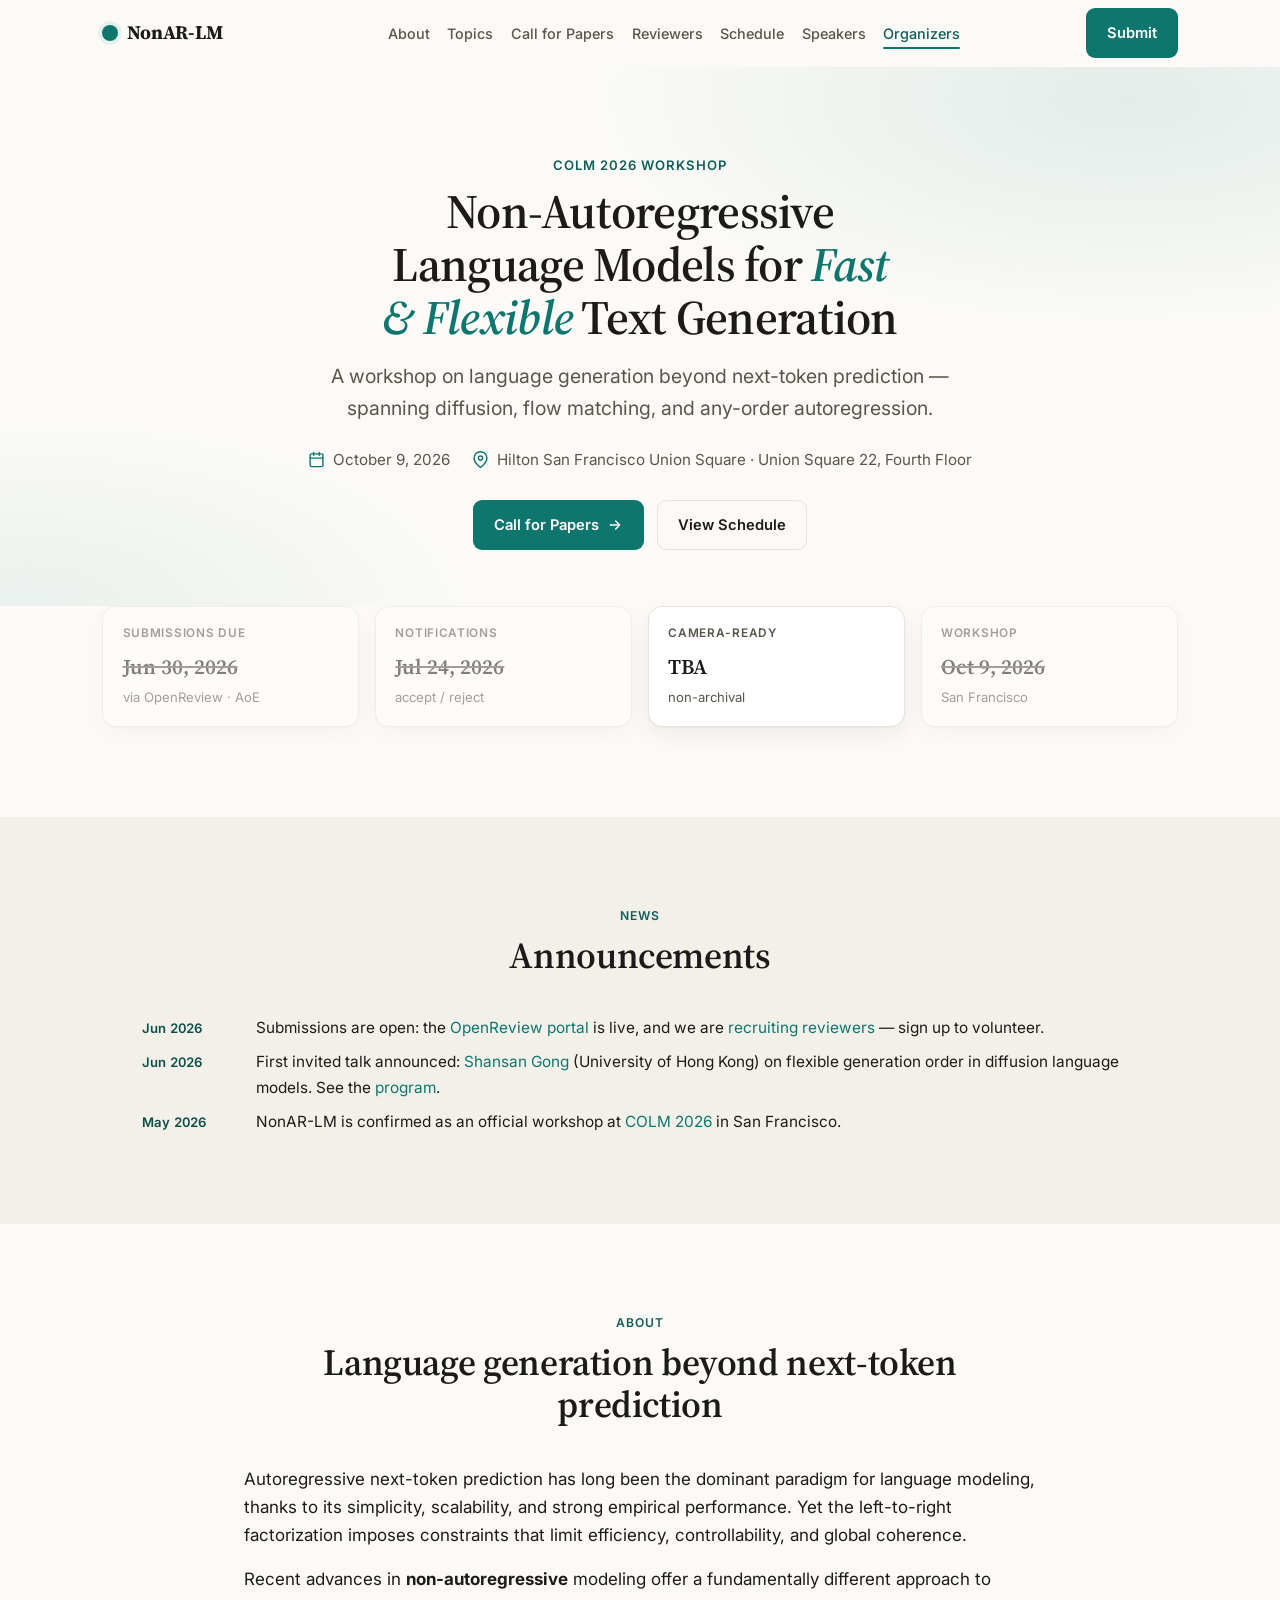
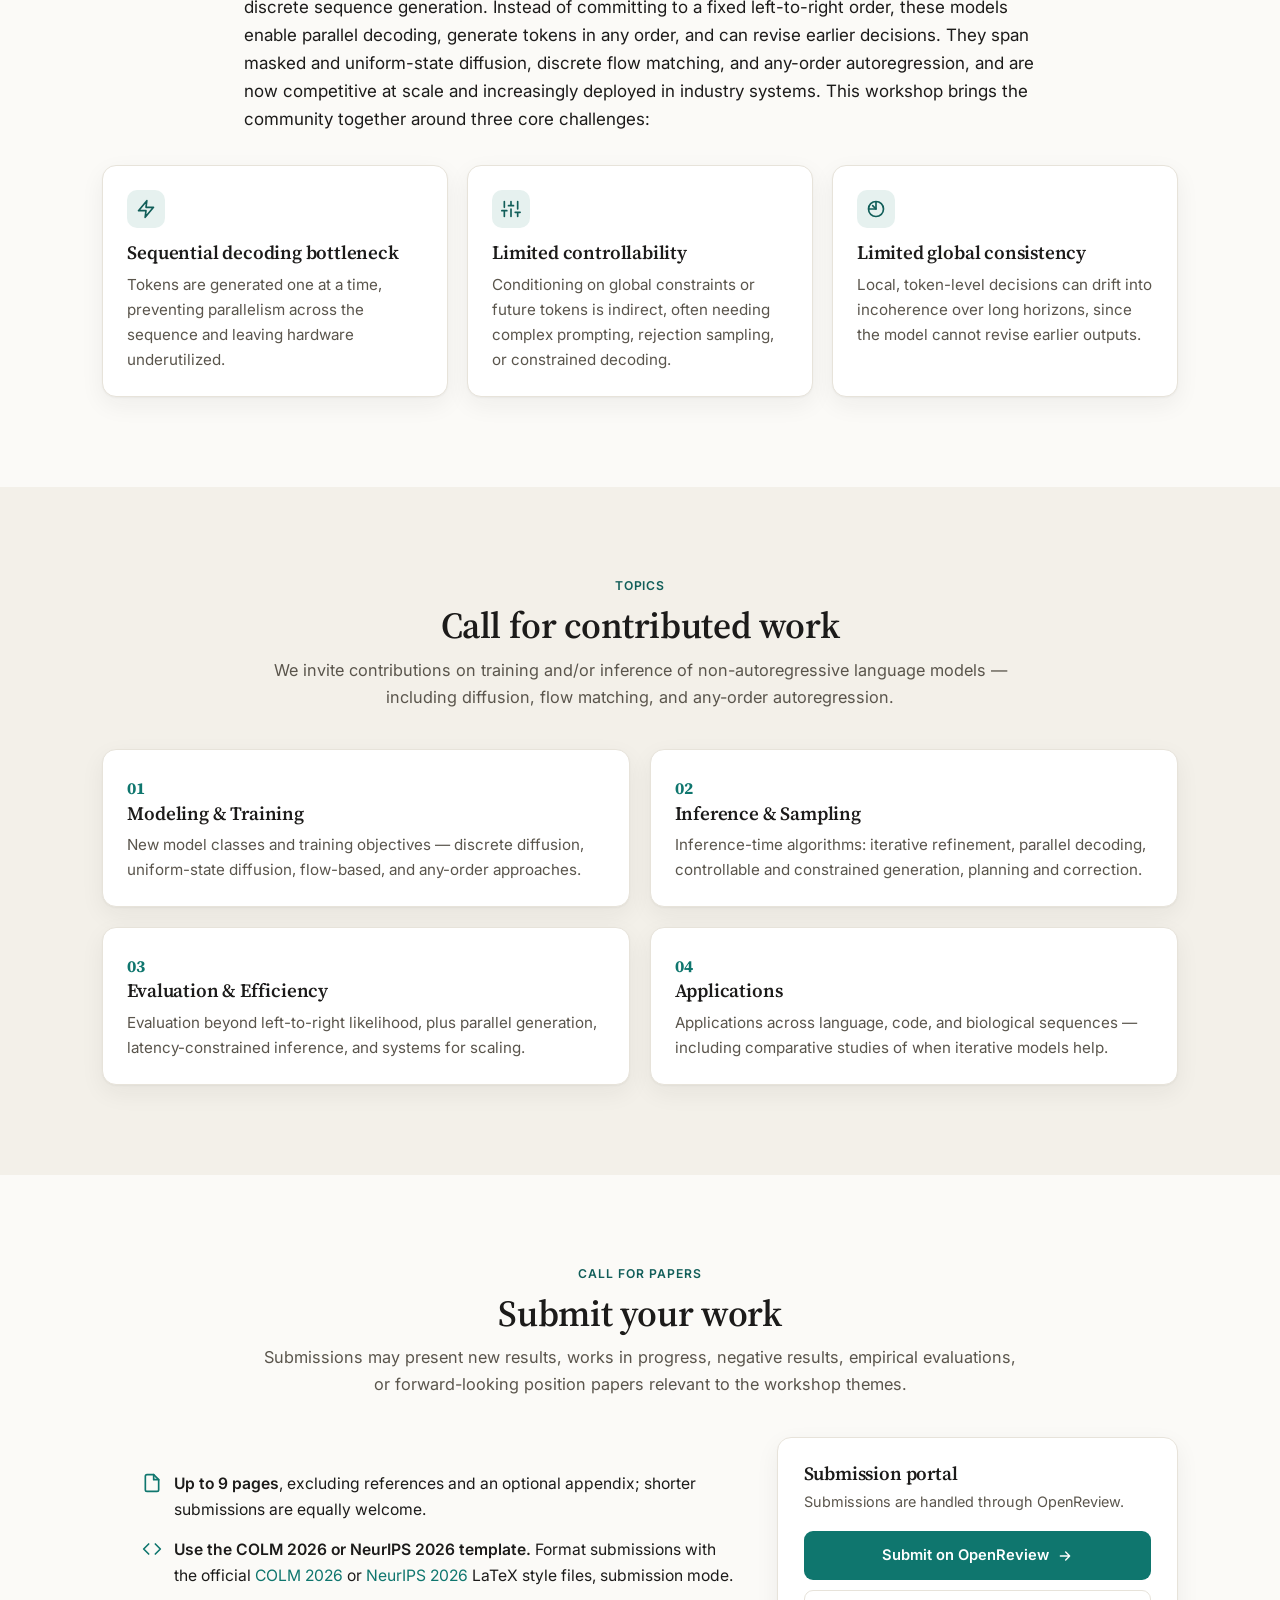
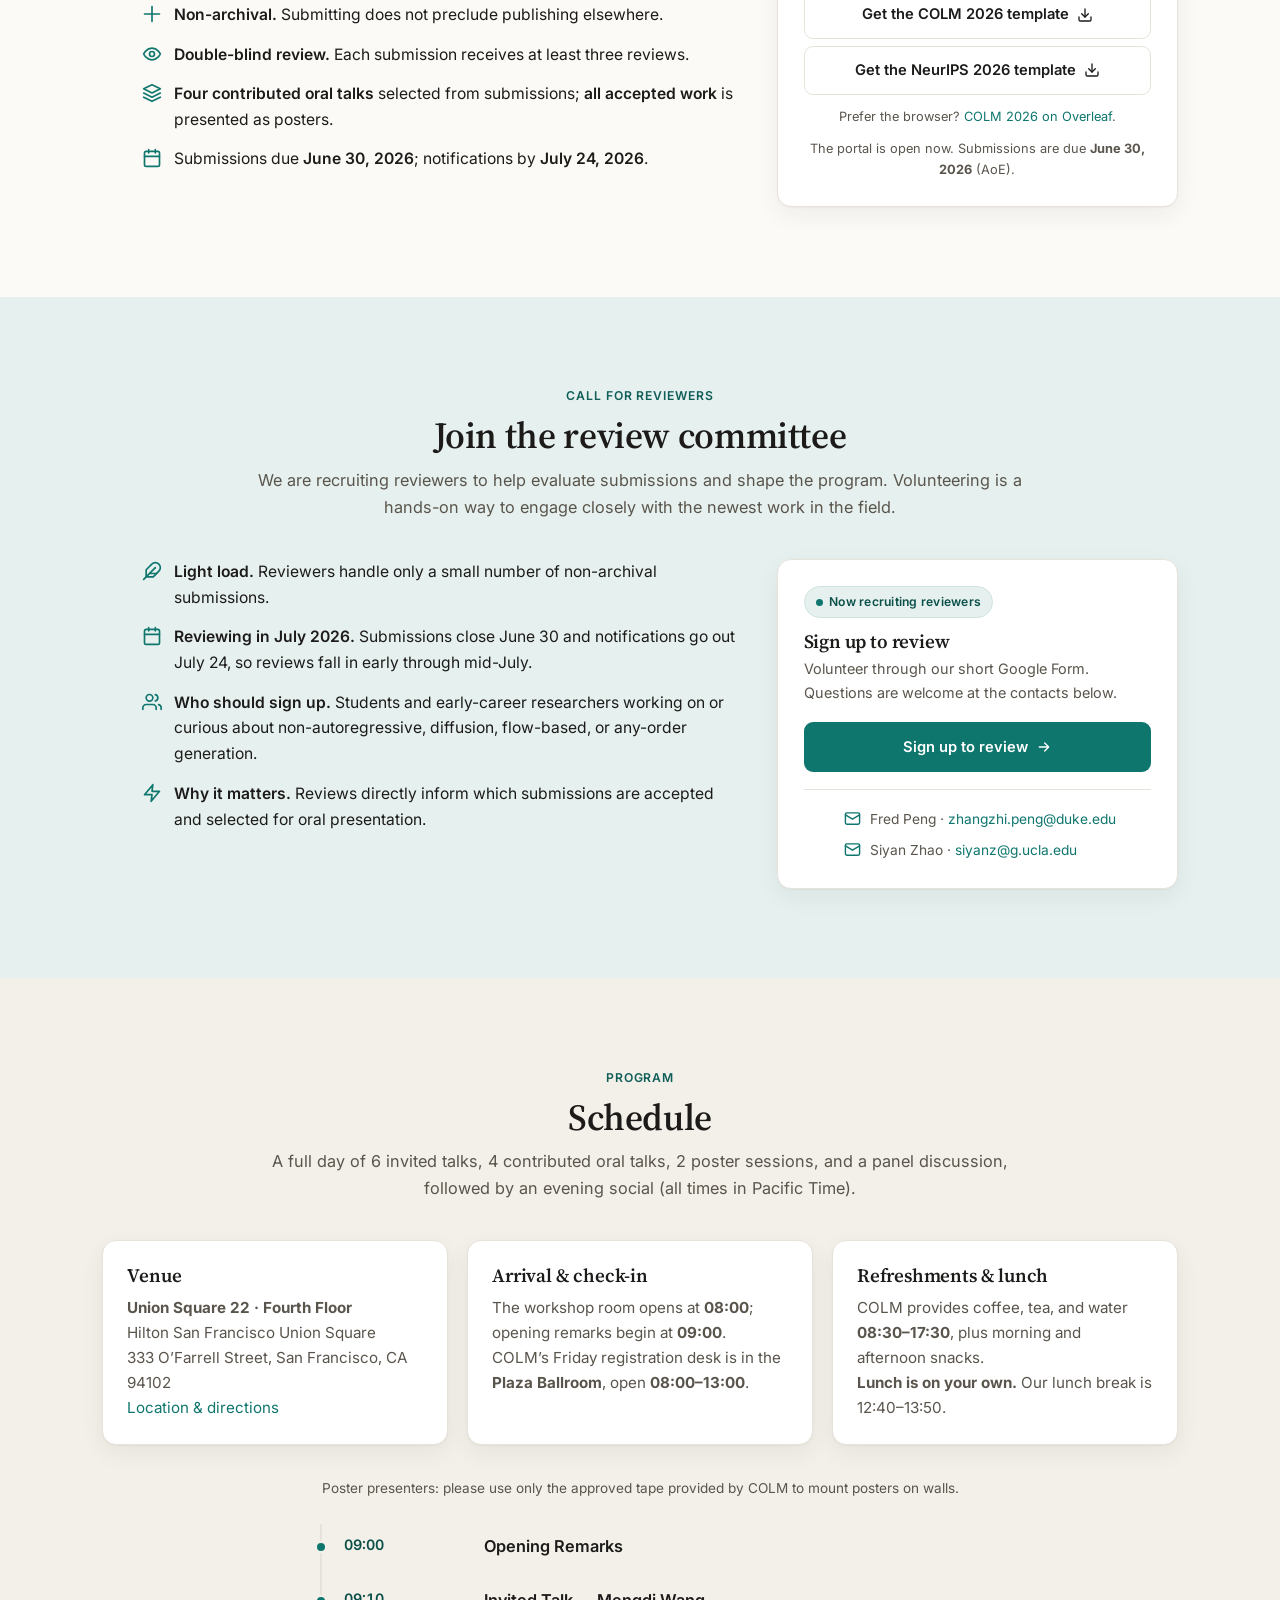
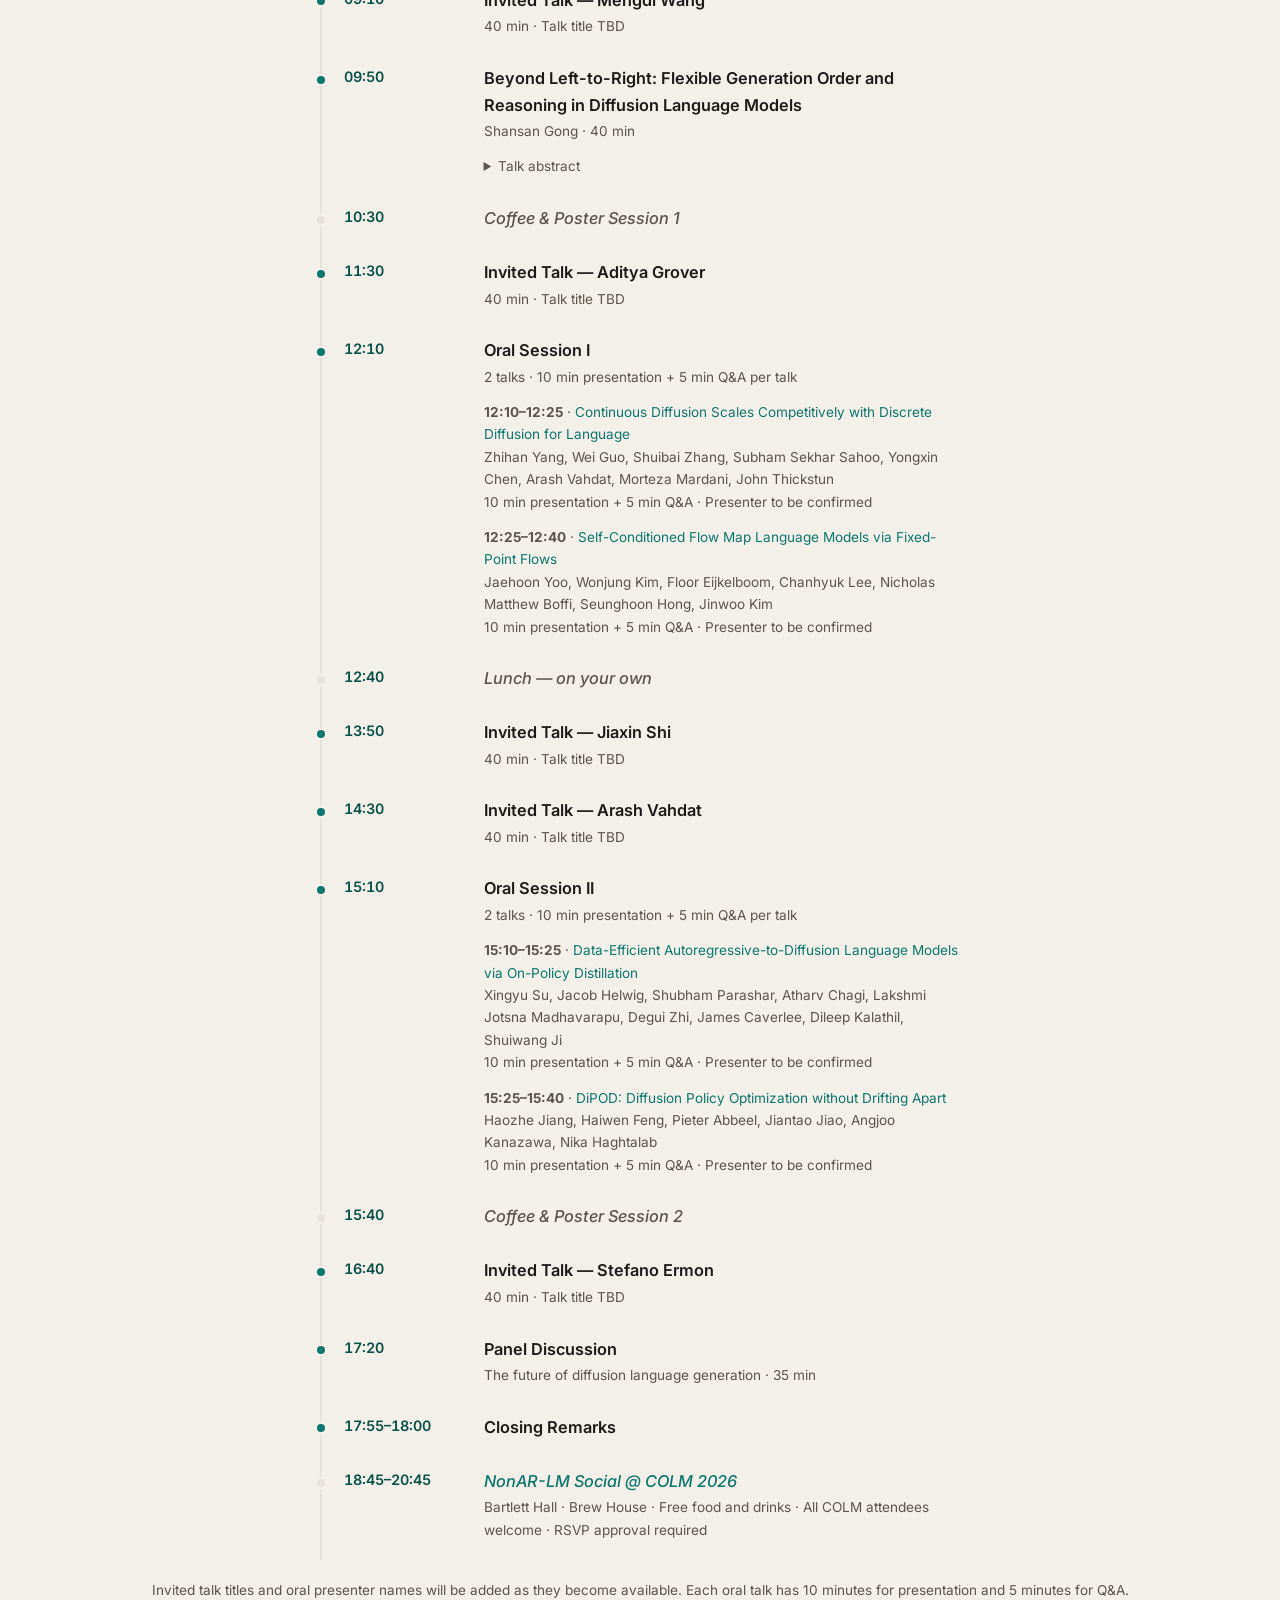
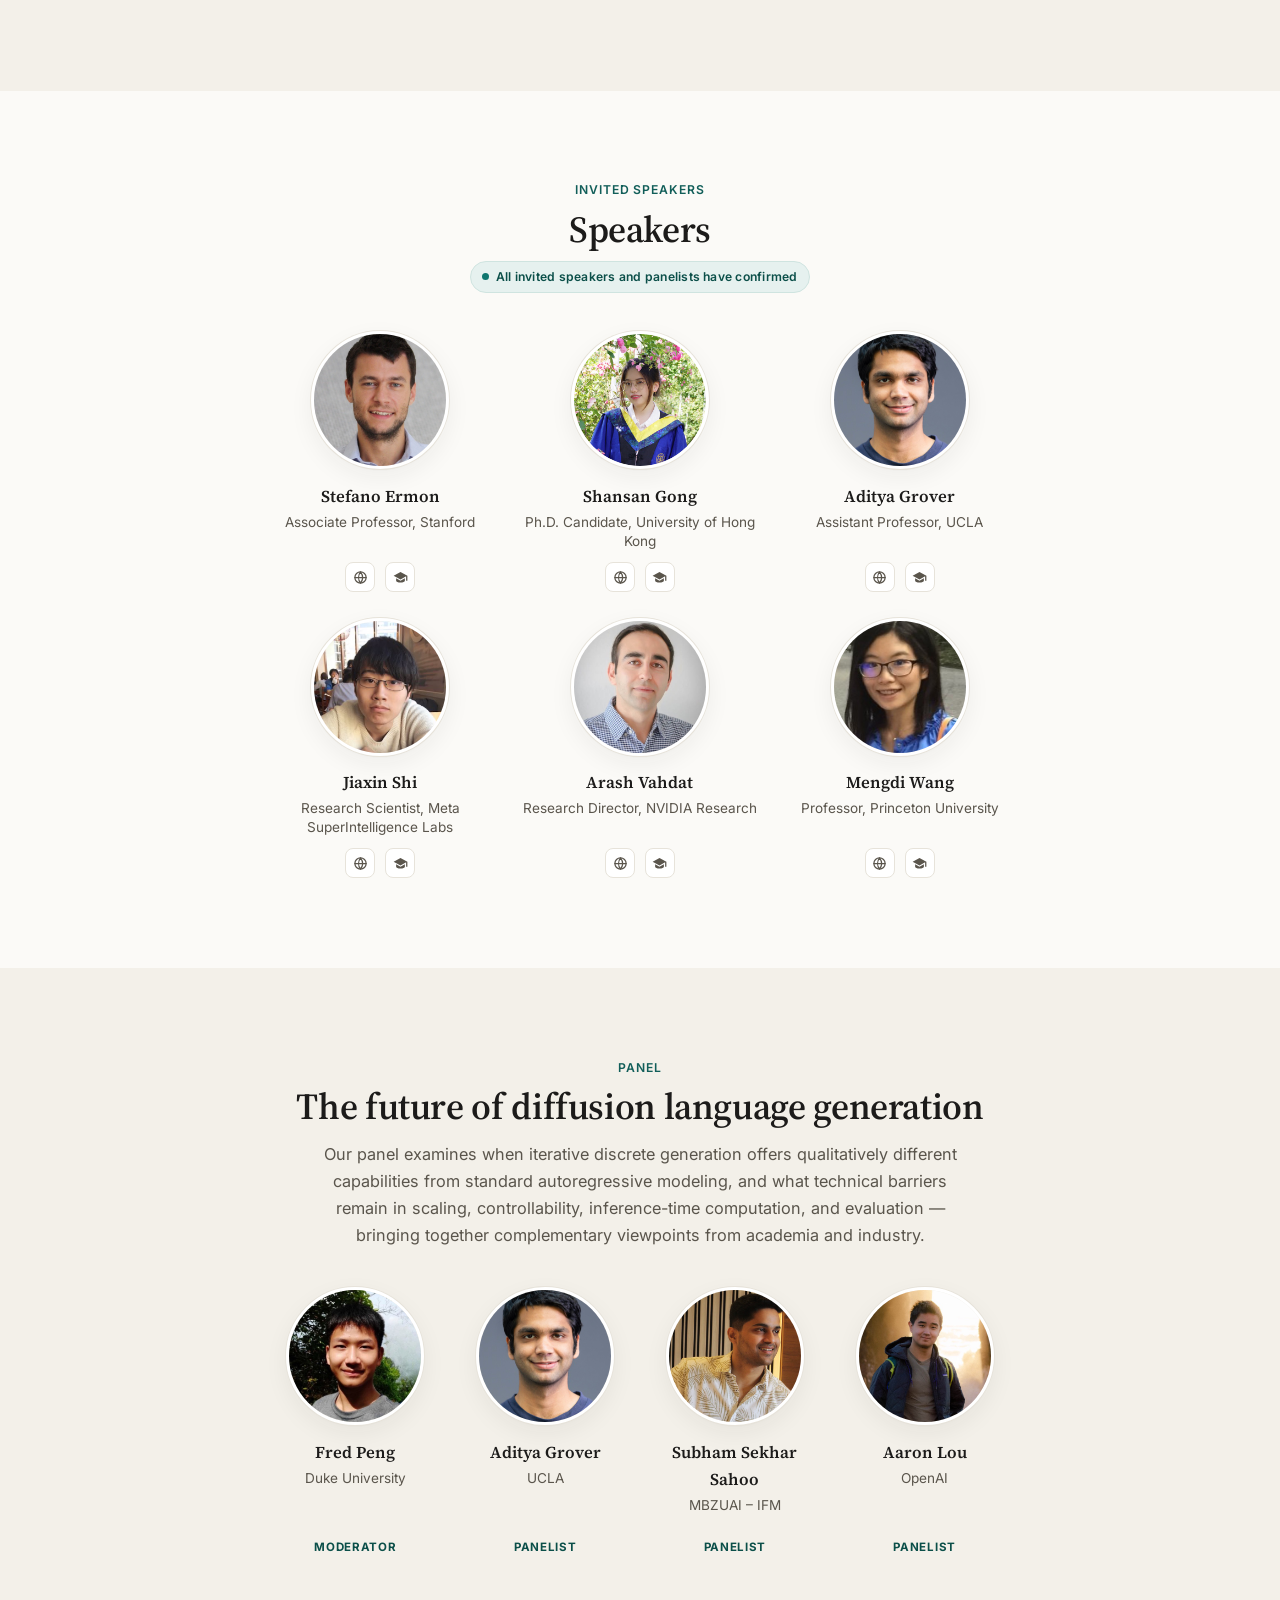
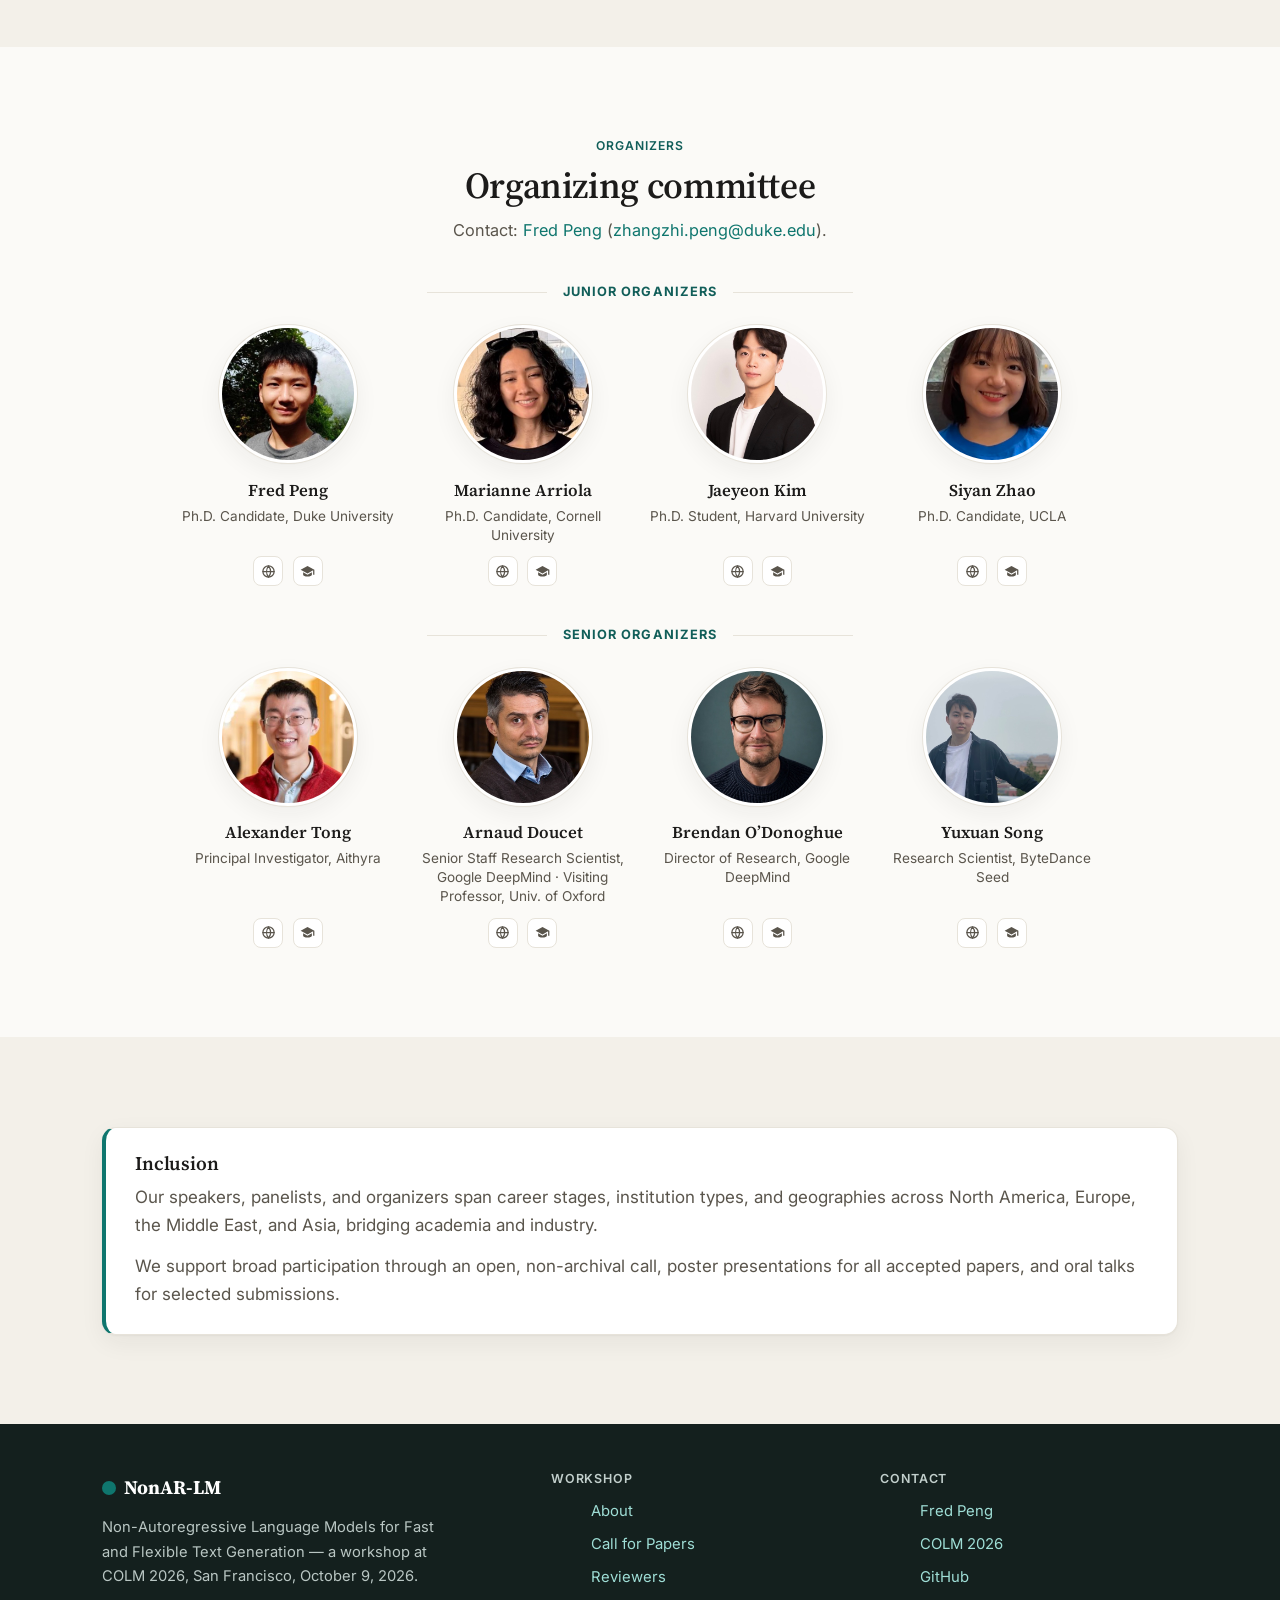
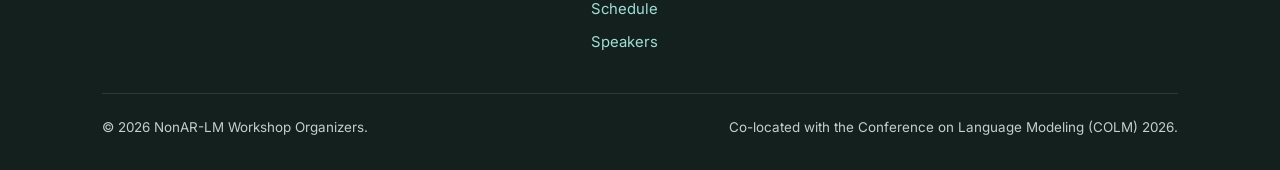
<file: index.html>
<!DOCTYPE html>
<html lang="en">
<head>
  <meta charset="utf-8">
  <meta name="viewport" content="width=device-width, initial-scale=1">
  <title>Non-Autoregressive Language Models for Fast and Flexible Text Generation — COLM 2026 Workshop</title>
  <meta name="description" content="A COLM 2026 workshop on non-autoregressive language modeling — diffusion, flow matching, and any-order autoregression. San Francisco, October 9, 2026.">
  <link rel="canonical" href="https://pengzhangzhi.github.io/NonAR-LM/">

  <!-- Open Graph / Twitter -->
  <meta property="og:type" content="website">
  <meta property="og:title" content="Non-Autoregressive Language Models for Fast and Flexible Text Generation">
  <meta property="og:description" content="A COLM 2026 workshop on language generation beyond next-token prediction — diffusion, flow matching, and any-order autoregression. San Francisco, October 9, 2026.">
  <meta property="og:url" content="https://pengzhangzhi.github.io/NonAR-LM/">
  <meta property="og:image" content="https://pengzhangzhi.github.io/NonAR-LM/assets/img/og-image.png">
  <meta name="twitter:card" content="summary_large_image">
  <meta name="twitter:title" content="Non-Autoregressive Language Models for Fast and Flexible Text Generation — COLM 2026">
  <meta name="twitter:description" content="Diffusion, flow matching, and any-order autoregression. A COLM 2026 workshop, San Francisco, October 9, 2026.">
  <meta name="twitter:image" content="https://pengzhangzhi.github.io/NonAR-LM/assets/img/og-image.png">
  <meta name="theme-color" content="#0f766e">

  <link rel="icon" href="assets/img/favicon.svg" type="image/svg+xml">
  <link rel="preconnect" href="https://fonts.googleapis.com">
  <link rel="preconnect" href="https://fonts.gstatic.com" crossorigin>
  <link href="https://fonts.googleapis.com/css2?family=Inter:wght@400;500;600;700&family=Source+Serif+4:opsz,wght@8..60,400;8..60,500;8..60,600;8..60,700&display=swap" rel="stylesheet">
  <link rel="stylesheet" href="assets/css/styles.css">
</head>
<body>
  <a class="skip-link" href="#main">Skip to content</a>

  <!-- ===================== Header ===================== -->
  <header class="site-header" id="top">
    <div class="container nav">
      <a class="brand" href="#top"><span class="brand-dot" aria-hidden="true"></span>NonAR-LM</a>
      <nav aria-label="Primary">
        <ul class="nav-links" id="navLinks">
          <li><a href="#about">About</a></li>
          <li><a href="#topics">Topics</a></li>
          <li><a href="#cfp">Call for Papers</a></li>
          <li><a href="#reviewers">Reviewers</a></li>
          <li><a href="#schedule">Schedule</a></li>
          <li><a href="#speakers">Speakers</a></li>
          <li><a href="#organizers">Organizers</a></li>
        </ul>
      </nav>
      <div class="nav-cta">
        <a class="btn btn--primary" href="#cfp">Submit</a>
        <button class="nav-toggle" id="navToggle" aria-label="Toggle menu" aria-expanded="false" aria-controls="navLinks"><span></span></button>
      </div>
    </div>
  </header>

  <main id="main">
    <!-- ===================== Hero ===================== -->
    <section class="hero">
      <div class="container">
        <span class="eyebrow">COLM 2026 Workshop</span>
        <h1><span class="nowrap">Non-Autoregressive</span> Language Models for <em>Fast &amp; Flexible</em> Text Generation</h1>
        <p class="lede">A workshop on language generation beyond next-token prediction — spanning diffusion, flow matching, and any-order autoregression.</p>
        <div class="hero-meta">
          <span><svg aria-hidden="true" focusable="false" viewBox="0 0 24 24" fill="none" stroke="currentColor" stroke-width="2" stroke-linecap="round" stroke-linejoin="round"><rect x="3" y="4" width="18" height="18" rx="2"/><path d="M16 2v4M8 2v4M3 10h18"/></svg>October 9, 2026</span>
          <span><svg aria-hidden="true" focusable="false" viewBox="0 0 24 24" fill="none" stroke="currentColor" stroke-width="2" stroke-linecap="round" stroke-linejoin="round"><path d="M21 10c0 7-9 13-9 13s-9-6-9-13a9 9 0 0 1 18 0z"/><circle cx="12" cy="10" r="3"/></svg>Hilton San Francisco Union Square · Union Square 22, Fourth Floor</span>
        </div>
        <div class="hero-actions">
          <a class="btn btn--primary" href="#cfp">Call for Papers
            <svg aria-hidden="true" focusable="false" viewBox="0 0 24 24" fill="none" stroke="currentColor" stroke-width="2" stroke-linecap="round" stroke-linejoin="round" style="width:16px;height:16px"><path d="M5 12h14M13 6l6 6-6 6"/></svg>
          </a>
          <a class="btn btn--ghost" href="#schedule">View Schedule</a>
        </div>
      </div>
    </section>

    <!-- ===================== Key dates ===================== -->
    <section class="section" id="dates" aria-label="Key dates" style="padding-top:0">
      <div class="container">
        <div class="dates">
          <div class="date-card" data-deadline="2026-06-30">
            <div class="date-label">Submissions Due</div>
            <div class="date-value">Jun 30, 2026</div>
            <div class="date-sub">via OpenReview · AoE</div>
          </div>
          <div class="date-card" data-deadline="2026-07-24">
            <div class="date-label">Notifications</div>
            <div class="date-value">Jul 24, 2026</div>
            <div class="date-sub">accept / reject</div>
          </div>
          <div class="date-card">
            <div class="date-label">Camera-ready</div>
            <div class="date-value">TBA</div>
            <div class="date-sub">non-archival</div>
          </div>
          <div class="date-card" data-deadline="2026-10-09">
            <div class="date-label">Workshop</div>
            <div class="date-value">Oct 9, 2026</div>
            <div class="date-sub">San Francisco</div>
          </div>
        </div>
      </div>
    </section>

    <!-- ===================== News ===================== -->
    <section class="section section--alt" id="news">
      <div class="container">
        <div class="section-head"><span class="eyebrow">News</span><h2>Announcements</h2></div>
        <div class="news">
          <ul class="news-list">
            <li><time datetime="2026-06">Jun 2026</time><span>Submissions are open: the <a href="https://openreview.net/group?id=colmweb.org/COLM/2026/Workshop/NonAR-LM" target="_blank" rel="noopener">OpenReview portal</a> is live, and we are <a href="#reviewers">recruiting reviewers</a> — sign up to volunteer.</span></li>
            <li><time datetime="2026-06">Jun 2026</time><span>First invited talk announced: <a href="https://summmeer.github.io/" target="_blank" rel="noopener">Shansan Gong</a> (University of Hong Kong) on flexible generation order in diffusion language models. See the <a href="#speakers">program</a>.</span></li>
            <li><time datetime="2026-05">May 2026</time><span>NonAR-LM is confirmed as an official workshop at <a href="https://colmweb.org/" target="_blank" rel="noopener">COLM 2026</a> in San Francisco.</span></li>
          </ul>
        </div>
      </div>
    </section>

    <!-- ===================== About ===================== -->
    <section class="section" id="about">
      <div class="container">
        <div class="section-head">
          <span class="eyebrow">About</span>
          <h2>Language generation beyond next-token prediction</h2>
        </div>
        <div class="prose" style="max-width:72ch">
          <p>Autoregressive next-token prediction has long been the dominant paradigm for language modeling, thanks to its simplicity, scalability, and strong empirical performance. Yet the left-to-right factorization imposes constraints that limit efficiency, controllability, and global coherence.</p>
          <p>Recent advances in <strong>non-autoregressive</strong> modeling offer a fundamentally different approach to discrete sequence generation. Instead of committing to a fixed left-to-right order, these models enable parallel decoding, generate tokens in any order, and can revise earlier decisions. They span masked and uniform-state diffusion, discrete flow matching, and any-order autoregression, and are now competitive at scale and increasingly deployed in industry systems. This workshop brings the community together around three core challenges:</p>
        </div>
        <div class="cards-3" style="margin-top:2rem">
          <div class="card">
            <div class="card-icon"><svg aria-hidden="true" focusable="false" viewBox="0 0 24 24" fill="none" stroke="currentColor" stroke-width="2" stroke-linecap="round" stroke-linejoin="round"><path d="M13 2 3 14h9l-1 8 10-12h-9l1-8z"/></svg></div>
            <h3>Sequential decoding bottleneck</h3>
            <p>Tokens are generated one at a time, preventing parallelism across the sequence and leaving hardware underutilized.</p>
          </div>
          <div class="card">
            <div class="card-icon"><svg aria-hidden="true" focusable="false" viewBox="0 0 24 24" fill="none" stroke="currentColor" stroke-width="2" stroke-linecap="round" stroke-linejoin="round"><path d="M4 21v-7M4 10V3M12 21v-9M12 8V3M20 21v-5M20 12V3M1 14h6M9 8h6M17 16h6"/></svg></div>
            <h3>Limited controllability</h3>
            <p>Conditioning on global constraints or future tokens is indirect, often needing complex prompting, rejection sampling, or constrained decoding.</p>
          </div>
          <div class="card">
            <div class="card-icon"><svg aria-hidden="true" focusable="false" viewBox="0 0 24 24" fill="none" stroke="currentColor" stroke-width="2" stroke-linecap="round" stroke-linejoin="round"><path d="M3 12a9 9 0 1 0 9-9M3 12a9 9 0 0 1 9-9M3 12h9V3"/><path d="M12 12 8 8"/></svg></div>
            <h3>Limited global consistency</h3>
            <p>Local, token-level decisions can drift into incoherence over long horizons, since the model cannot revise earlier outputs.</p>
          </div>
        </div>
      </div>
    </section>

    <!-- ===================== Topics ===================== -->
    <section class="section section--alt" id="topics">
      <div class="container">
        <div class="section-head">
          <span class="eyebrow">Topics</span>
          <h2>Call for contributed work</h2>
          <p>We invite contributions on training and/or inference of non-autoregressive language models — including diffusion, flow matching, and any-order autoregression.</p>
        </div>
        <div class="cards-4">
          <div class="card">
            <span class="card-num">01</span>
            <h3>Modeling &amp; Training</h3>
            <p>New model classes and training objectives — discrete diffusion, uniform-state diffusion, flow-based, and any-order approaches.</p>
          </div>
          <div class="card">
            <span class="card-num">02</span>
            <h3>Inference &amp; Sampling</h3>
            <p>Inference-time algorithms: iterative refinement, parallel decoding, controllable and constrained generation, planning and correction.</p>
          </div>
          <div class="card">
            <span class="card-num">03</span>
            <h3>Evaluation &amp; Efficiency</h3>
            <p>Evaluation beyond left-to-right likelihood, plus parallel generation, latency-constrained inference, and systems for scaling.</p>
          </div>
          <div class="card">
            <span class="card-num">04</span>
            <h3>Applications</h3>
            <p>Applications across language, code, and biological sequences — including comparative studies of when iterative models help.</p>
          </div>
        </div>
      </div>
    </section>

    <!-- ===================== Call for papers ===================== -->
    <section class="section" id="cfp">
      <div class="container">
        <div class="section-head">
          <span class="eyebrow">Call for Papers</span>
          <h2>Submit your work</h2>
          <p>Submissions may present new results, works in progress, negative results, empirical evaluations, or forward-looking position papers relevant to the workshop themes.</p>
        </div>
        <div class="cfp-grid">
          <ul class="cfp-facts">
            <li><svg aria-hidden="true" focusable="false" viewBox="0 0 24 24" fill="none" stroke="currentColor" stroke-width="2" stroke-linecap="round" stroke-linejoin="round"><path d="M14 2H6a2 2 0 0 0-2 2v16a2 2 0 0 0 2 2h12a2 2 0 0 0 2-2V8z"/><path d="M14 2v6h6"/></svg><span><b>Up to 9 pages</b>, excluding references and an optional appendix; shorter submissions are equally welcome.</span></li>
            <li><svg aria-hidden="true" focusable="false" viewBox="0 0 24 24" fill="none" stroke="currentColor" stroke-width="2" stroke-linecap="round" stroke-linejoin="round"><polyline points="16 18 22 12 16 6"/><polyline points="8 6 2 12 8 18"/></svg><span><b>Use the COLM 2026 or NeurIPS 2026 template.</b> Format submissions with the official <a href="https://github.com/COLM-org/Template/releases/tag/2026" target="_blank" rel="noopener">COLM 2026</a> or <a href="https://neurips.cc/Conferences/2026/PaperInformation/StyleFiles" target="_blank" rel="noopener">NeurIPS 2026</a> LaTeX style files, submission mode.</span></li>
            <li><svg aria-hidden="true" focusable="false" viewBox="0 0 24 24" fill="none" stroke="currentColor" stroke-width="2" stroke-linecap="round" stroke-linejoin="round"><path d="M12 3v18M3 12h18"/></svg><span><b>Non-archival.</b> Submitting does not preclude publishing elsewhere.</span></li>
            <li><svg aria-hidden="true" focusable="false" viewBox="0 0 24 24" fill="none" stroke="currentColor" stroke-width="2" stroke-linecap="round" stroke-linejoin="round"><circle cx="12" cy="12" r="3"/><path d="M2 12s3-7 10-7 10 7 10 7-3 7-10 7S2 12 2 12z"/></svg><span><b>Double-blind review.</b> Each submission receives at least three reviews.</span></li>
            <li><svg aria-hidden="true" focusable="false" viewBox="0 0 24 24" fill="none" stroke="currentColor" stroke-width="2" stroke-linecap="round" stroke-linejoin="round"><path d="M12 2 2 7l10 5 10-5-10-5zM2 17l10 5 10-5M2 12l10 5 10-5"/></svg><span><b>Four contributed oral talks</b> selected from submissions; <b>all accepted work</b> is presented as posters.</span></li>
            <li><svg aria-hidden="true" focusable="false" viewBox="0 0 24 24" fill="none" stroke="currentColor" stroke-width="2" stroke-linecap="round" stroke-linejoin="round"><rect x="3" y="4" width="18" height="18" rx="2"/><path d="M16 2v4M8 2v4M3 10h18"/></svg><span>Submissions due <b>June 30, 2026</b>; notifications by <b>July 24, 2026</b>.</span></li>
          </ul>
          <aside class="cfp-side">
            <h3>Submission portal</h3>
            <p class="muted">Submissions are handled through OpenReview.</p>
            <a class="btn btn--primary" href="https://openreview.net/group?id=colmweb.org/COLM/2026/Workshop/NonAR-LM" target="_blank" rel="noopener">Submit on OpenReview
              <svg aria-hidden="true" focusable="false" viewBox="0 0 24 24" fill="none" stroke="currentColor" stroke-width="2" stroke-linecap="round" stroke-linejoin="round" style="width:16px;height:16px"><path d="M5 12h14M13 6l6 6-6 6"/></svg>
            </a>
            <a class="btn btn--ghost" href="https://github.com/COLM-org/Template/releases/tag/2026" target="_blank" rel="noopener" style="margin-top:.6rem">Get the COLM 2026 template
              <svg aria-hidden="true" focusable="false" viewBox="0 0 24 24" fill="none" stroke="currentColor" stroke-width="2" stroke-linecap="round" stroke-linejoin="round" style="width:16px;height:16px"><path d="M21 15v4a2 2 0 0 1-2 2H5a2 2 0 0 1-2-2v-4"/><polyline points="7 10 12 15 17 10"/><line x1="12" y1="15" x2="12" y2="3"/></svg>
            </a>
            <a class="btn btn--ghost" href="https://neurips.cc/Conferences/2026/PaperInformation/StyleFiles" target="_blank" rel="noopener" style="margin-top:.4rem">Get the NeurIPS 2026 template
              <svg aria-hidden="true" focusable="false" viewBox="0 0 24 24" fill="none" stroke="currentColor" stroke-width="2" stroke-linecap="round" stroke-linejoin="round" style="width:16px;height:16px"><path d="M21 15v4a2 2 0 0 1-2 2H5a2 2 0 0 1-2-2v-4"/><polyline points="7 10 12 15 17 10"/><line x1="12" y1="15" x2="12" y2="3"/></svg>
            </a>
            <p class="soon-note">Prefer the browser? <a href="https://www.overleaf.com/latex/templates/colm-2026-template/wbwzrwczsqvg" target="_blank" rel="noopener">COLM 2026 on Overleaf</a>.</p>
            <p class="soon-note">The portal is open now. Submissions are due <b>June 30, 2026</b> (AoE).</p>
          </aside>
        </div>
      </div>
    </section>

    <!-- ===================== Call for reviewers ===================== -->
    <section class="section section--tint" id="reviewers">
      <div class="container">
        <div class="section-head">
          <span class="eyebrow">Call for Reviewers</span>
          <h2>Join the review committee</h2>
          <p>We are recruiting reviewers to help evaluate submissions and shape the program. Volunteering is a hands-on way to engage closely with the newest work in the field.</p>
        </div>
        <div class="cfp-grid">
          <ul class="cfp-facts">
            <li><svg aria-hidden="true" focusable="false" viewBox="0 0 24 24" fill="none" stroke="currentColor" stroke-width="2" stroke-linecap="round" stroke-linejoin="round"><path d="M20.24 12.24a6 6 0 0 0-8.49-8.49L5 10.5V19h8.5z"/><path d="M16 8 2 22"/><path d="M17.5 15H9"/></svg><span><b>Light load.</b> Reviewers handle only a small number of non-archival submissions.</span></li>
            <li><svg aria-hidden="true" focusable="false" viewBox="0 0 24 24" fill="none" stroke="currentColor" stroke-width="2" stroke-linecap="round" stroke-linejoin="round"><rect x="3" y="4" width="18" height="18" rx="2"/><path d="M16 2v4M8 2v4M3 10h18"/></svg><span><b>Reviewing in July 2026.</b> Submissions close June 30 and notifications go out July 24, so reviews fall in early through mid-July.</span></li>
            <li><svg aria-hidden="true" focusable="false" viewBox="0 0 24 24" fill="none" stroke="currentColor" stroke-width="2" stroke-linecap="round" stroke-linejoin="round"><path d="M17 21v-2a4 4 0 0 0-4-4H5a4 4 0 0 0-4 4v2"/><circle cx="9" cy="7" r="4"/><path d="M23 21v-2a4 4 0 0 0-3-3.87M16 3.13a4 4 0 0 1 0 7.75"/></svg><span><b>Who should sign up.</b> Students and early-career researchers working on or curious about non-autoregressive, diffusion, flow-based, or any-order generation.</span></li>
            <li><svg aria-hidden="true" focusable="false" viewBox="0 0 24 24" fill="none" stroke="currentColor" stroke-width="2" stroke-linecap="round" stroke-linejoin="round"><path d="M13 2 3 14h9l-1 8 10-12h-9l1-8z"/></svg><span><b>Why it matters.</b> Reviews directly inform which submissions are accepted and selected for oral presentation.</span></li>
          </ul>
          <aside class="cfp-side">
            <span class="badge badge--dot">Now recruiting reviewers</span>
            <h3>Sign up to review</h3>
            <p class="muted">Volunteer through our short Google Form. Questions are welcome at the contacts below.</p>
            <a class="btn btn--primary" href="https://forms.gle/K3wfLD6WjuHgXCT78" target="_blank" rel="noopener">Sign up to review
              <svg aria-hidden="true" focusable="false" viewBox="0 0 24 24" fill="none" stroke="currentColor" stroke-width="2" stroke-linecap="round" stroke-linejoin="round" style="width:16px;height:16px"><path d="M5 12h14M13 6l6 6-6 6"/></svg>
            </a>
            <ul class="cfp-contacts">
              <li><svg aria-hidden="true" focusable="false" viewBox="0 0 24 24" fill="none" stroke="currentColor" stroke-width="2" stroke-linecap="round" stroke-linejoin="round"><rect x="2" y="4" width="20" height="16" rx="2"/><path d="m2 7 10 6 10-6"/></svg><span>Fred Peng &middot; <a href="mailto:zhangzhi.peng@duke.edu">zhangzhi.peng@duke.edu</a></span></li>
              <li><svg aria-hidden="true" focusable="false" viewBox="0 0 24 24" fill="none" stroke="currentColor" stroke-width="2" stroke-linecap="round" stroke-linejoin="round"><rect x="2" y="4" width="20" height="16" rx="2"/><path d="m2 7 10 6 10-6"/></svg><span>Siyan Zhao &middot; <a href="mailto:siyanz@g.ucla.edu">siyanz@g.ucla.edu</a></span></li>
            </ul>
          </aside>
        </div>
      </div>
    </section>

    <!-- ===================== Schedule ===================== -->
    <section class="section section--alt" id="schedule">
      <div class="container">
        <div class="section-head">
          <span class="eyebrow">Program</span>
          <h2>Schedule</h2>
          <p>A full day of 6 invited talks, 4 contributed oral talks, 2 poster sessions, and a panel discussion, followed by an evening social (all times in Pacific Time).</p>
        </div>
        <div class="cards-3" style="margin-bottom:2rem">
          <div class="card">
            <h3>Venue</h3>
            <p><strong>Union Square 22 · Fourth Floor</strong><br>Hilton San Francisco Union Square<br>333 O’Farrell Street, San Francisco, CA 94102</p>
            <p><a href="https://www.hilton.com/en/hotels/sfofhhh-hilton-san-francisco-union-square/hotel-location/" target="_blank" rel="noopener">Location &amp; directions</a></p>
          </div>
          <div class="card">
            <h3>Arrival &amp; check-in</h3>
            <p>The workshop room opens at <strong>08:00</strong>; opening remarks begin at <strong>09:00</strong>.</p>
            <p>COLM’s Friday registration desk is in the <strong>Plaza Ballroom</strong>, open <strong>08:00–13:00</strong>.</p>
          </div>
          <div class="card">
            <h3>Refreshments &amp; lunch</h3>
            <p>COLM provides coffee, tea, and water <strong>08:30–17:30</strong>, plus morning and afternoon snacks.</p>
            <p><strong>Lunch is on your own.</strong> Our lunch break is 12:40–13:50.</p>
          </div>
        </div>
        <p class="schedule-note" style="margin-bottom:1.5rem">Poster presenters: please use only the approved tape provided by COLM to mount posters on walls.</p>
        <div class="schedule">
          <div class="slot is-keynote"><div class="slot-time">09:00</div><div><div class="slot-title">Opening Remarks</div></div></div>
          <div class="slot is-keynote"><div class="slot-time">09:10</div><div><div class="slot-title">Invited Talk — Mengdi Wang</div><div class="slot-kind">40 min · Talk title TBD</div></div></div>
          <div class="slot is-keynote"><div class="slot-time">09:50</div><div><div class="slot-title">Beyond Left-to-Right: Flexible Generation Order and Reasoning in Diffusion Language Models</div><div class="slot-kind">Shansan Gong · 40 min</div><details class="slot-kind" style="margin-top:.8rem"><summary>Talk abstract</summary><p>Diffusion language models offer an alternative to left-to-right autoregressive generation by enabling flexible generation orders and iterative refinement. In this talk, I will discuss our recent work on exploiting these properties for code generation, infilling, and reasoning, with a focus on how generation order affects model behavior and how diffusion-style decoding can enable more flexible and parallel computation. I will also highlight some open challenges in scaling diffusion language models and improving their inference efficiency.</p></details></div></div>
          <div class="slot is-break"><div class="slot-time">10:30</div><div><div class="slot-title">Coffee &amp; Poster Session 1</div></div></div>
          <div class="slot is-keynote"><div class="slot-time">11:30</div><div><div class="slot-title">Invited Talk — Aditya Grover</div><div class="slot-kind">40 min · Talk title TBD</div></div></div>
          <div class="slot"><div class="slot-time">12:10</div><div><div class="slot-title">Oral Session I</div><div class="slot-kind">2 talks · 10 min presentation + 5 min Q&amp;A per talk</div><div class="slot-kind" style="margin-top:.8rem"><strong>12:10–12:25</strong> · <a href="https://openreview.net/forum?id=bSKpaH6LYv" target="_blank" rel="noopener">Continuous Diffusion Scales Competitively with Discrete Diffusion for Language</a><br>Zhihan Yang, Wei Guo, Shuibai Zhang, Subham Sekhar Sahoo, Yongxin Chen, Arash Vahdat, Morteza Mardani, John Thickstun<br>10 min presentation + 5 min Q&amp;A · Presenter to be confirmed</div><div class="slot-kind" style="margin-top:.8rem"><strong>12:25–12:40</strong> · <a href="https://openreview.net/forum?id=obhou1kbij" target="_blank" rel="noopener">Self-Conditioned Flow Map Language Models via Fixed-Point Flows</a><br>Jaehoon Yoo, Wonjung Kim, Floor Eijkelboom, Chanhyuk Lee, Nicholas Matthew Boffi, Seunghoon Hong, Jinwoo Kim<br>10 min presentation + 5 min Q&amp;A · Presenter to be confirmed</div></div></div>
          <div class="slot is-break"><div class="slot-time">12:40</div><div><div class="slot-title">Lunch — on your own</div></div></div>
          <div class="slot is-keynote"><div class="slot-time">13:50</div><div><div class="slot-title">Invited Talk — Jiaxin Shi</div><div class="slot-kind">40 min · Talk title TBD</div></div></div>
          <div class="slot is-keynote"><div class="slot-time">14:30</div><div><div class="slot-title">Invited Talk — Arash Vahdat</div><div class="slot-kind">40 min · Talk title TBD</div></div></div>
          <div class="slot"><div class="slot-time">15:10</div><div><div class="slot-title">Oral Session II</div><div class="slot-kind">2 talks · 10 min presentation + 5 min Q&amp;A per talk</div><div class="slot-kind" style="margin-top:.8rem"><strong>15:10–15:25</strong> · <a href="https://openreview.net/forum?id=De2kk5csch" target="_blank" rel="noopener">Data-Efficient Autoregressive-to-Diffusion Language Models via On-Policy Distillation</a><br>Xingyu Su, Jacob Helwig, Shubham Parashar, Atharv Chagi, Lakshmi Jotsna Madhavarapu, Degui Zhi, James Caverlee, Dileep Kalathil, Shuiwang Ji<br>10 min presentation + 5 min Q&amp;A · Presenter to be confirmed</div><div class="slot-kind" style="margin-top:.8rem"><strong>15:25–15:40</strong> · <a href="https://openreview.net/forum?id=KNM5b7ASLS" target="_blank" rel="noopener">DiPOD: Diffusion Policy Optimization without Drifting Apart</a><br>Haozhe Jiang, Haiwen Feng, Pieter Abbeel, Jiantao Jiao, Angjoo Kanazawa, Nika Haghtalab<br>10 min presentation + 5 min Q&amp;A · Presenter to be confirmed</div></div></div>
          <div class="slot is-break"><div class="slot-time">15:40</div><div><div class="slot-title">Coffee &amp; Poster Session 2</div></div></div>
          <div class="slot is-keynote"><div class="slot-time">16:40</div><div><div class="slot-title">Invited Talk — Stefano Ermon</div><div class="slot-kind">40 min · Talk title TBD</div></div></div>
          <div class="slot"><div class="slot-time">17:20</div><div><div class="slot-title">Panel Discussion</div><div class="slot-kind">The future of diffusion language generation · 35 min</div></div></div>
          <div class="slot is-keynote"><div class="slot-time">17:55–18:00</div><div><div class="slot-title">Closing Remarks</div></div></div>
          <div class="slot is-break"><div class="slot-time">18:45–20:45</div><div><div class="slot-title"><a href="https://luma.com/b866w5rf" target="_blank" rel="noopener">NonAR-LM Social @ COLM 2026</a></div><div class="slot-kind">Bartlett Hall · Brew House · Free food and drinks · All COLM attendees welcome · RSVP approval required</div></div></div>
        </div>
        <p class="schedule-note">Invited talk titles and oral presenter names will be added as they become available. Each oral talk has 10 minutes for presentation and 5 minutes for Q&amp;A.</p>
      </div>
    </section>

    <!-- ===================== Speakers ===================== -->
    <section class="section" id="speakers">
      <div class="container">
        <div class="section-head">
          <span class="eyebrow">Invited Speakers</span>
          <h2>Speakers</h2>
          <p><span class="badge badge--dot">All invited speakers and panelists have confirmed</span></p>
        </div>
        <div class="people-grid speakers-grid">
          <!-- speaker card -->
          <figure class="person">
            <a class="person-link" href="https://cs.stanford.edu/~ermon/" target="_blank" rel="noopener"><img class="avatar" src="assets/img/people/stefano-ermon.jpg" alt="Stefano Ermon" loading="lazy" width="138" height="138"></a>
            <figcaption>
              <div class="person-name"><a href="https://cs.stanford.edu/~ermon/" target="_blank" rel="noopener">Stefano Ermon</a></div>
              <div class="person-aff">Associate Professor, Stanford</div>
              <div class="person-links">
                <a href="https://cs.stanford.edu/~ermon/" target="_blank" rel="noopener" aria-label="Stefano Ermon — homepage"><svg aria-hidden="true" focusable="false" viewBox="0 0 24 24" fill="none" stroke="currentColor" stroke-width="2" stroke-linecap="round" stroke-linejoin="round"><circle cx="12" cy="12" r="9"/><path d="M3 12h18M12 3a15 15 0 0 1 0 18 15 15 0 0 1 0-18z"/></svg></a>
                <a href="https://scholar.google.com/citations?hl=en&user=ogXTOZ4AAAAJ" target="_blank" rel="noopener" aria-label="Stefano Ermon — Google Scholar"><svg aria-hidden="true" focusable="false" viewBox="0 0 24 24" fill="currentColor"><path d="M12 3 1 9l11 6 9-4.9V17h2V9L12 3zM5 13.2V17c0 1.7 3.1 3 7 3s7-1.3 7-3v-3.8l-7 3.8-7-3.8z"/></svg></a>
              </div>
            </figcaption>
          </figure>
          <figure class="person">
            <a class="person-link" href="https://summmeer.github.io/" target="_blank" rel="noopener"><img class="avatar" src="assets/img/people/shansan-gong.jpg" alt="Shansan Gong" loading="lazy" width="138" height="138"></a>
            <figcaption>
              <div class="person-name"><a href="https://summmeer.github.io/" target="_blank" rel="noopener">Shansan Gong</a></div>
              <div class="person-aff">Ph.D. Candidate, University of Hong Kong</div>
              <div class="person-links">
                <a href="https://summmeer.github.io/" target="_blank" rel="noopener" aria-label="Shansan Gong — homepage"><svg aria-hidden="true" focusable="false" viewBox="0 0 24 24" fill="none" stroke="currentColor" stroke-width="2" stroke-linecap="round" stroke-linejoin="round"><circle cx="12" cy="12" r="9"/><path d="M3 12h18M12 3a15 15 0 0 1 0 18 15 15 0 0 1 0-18z"/></svg></a>
                <a href="https://scholar.google.com/citations?hl=en&user=F86VNoMAAAAJ" target="_blank" rel="noopener" aria-label="Shansan Gong — Google Scholar"><svg aria-hidden="true" focusable="false" viewBox="0 0 24 24" fill="currentColor"><path d="M12 3 1 9l11 6 9-4.9V17h2V9L12 3zM5 13.2V17c0 1.7 3.1 3 7 3s7-1.3 7-3v-3.8l-7 3.8-7-3.8z"/></svg></a>
              </div>
            </figcaption>
          </figure>
          <figure class="person">
            <a class="person-link" href="https://aditya-grover.github.io/" target="_blank" rel="noopener"><img class="avatar" src="assets/img/people/aditya-grover.jpg" alt="Aditya Grover" loading="lazy" width="138" height="138"></a>
            <figcaption>
              <div class="person-name"><a href="https://aditya-grover.github.io/" target="_blank" rel="noopener">Aditya Grover</a></div>
              <div class="person-aff">Assistant Professor, UCLA</div>
              <div class="person-links">
                <a href="https://aditya-grover.github.io/" target="_blank" rel="noopener" aria-label="Aditya Grover — homepage"><svg aria-hidden="true" focusable="false" viewBox="0 0 24 24" fill="none" stroke="currentColor" stroke-width="2" stroke-linecap="round" stroke-linejoin="round"><circle cx="12" cy="12" r="9"/><path d="M3 12h18M12 3a15 15 0 0 1 0 18 15 15 0 0 1 0-18z"/></svg></a>
                <a href="https://scholar.google.com/citations?hl=en&user=oOhnPUgAAAAJ" target="_blank" rel="noopener" aria-label="Aditya Grover — Google Scholar"><svg aria-hidden="true" focusable="false" viewBox="0 0 24 24" fill="currentColor"><path d="M12 3 1 9l11 6 9-4.9V17h2V9L12 3zM5 13.2V17c0 1.7 3.1 3 7 3s7-1.3 7-3v-3.8l-7 3.8-7-3.8z"/></svg></a>
              </div>
            </figcaption>
          </figure>
          <figure class="person">
            <a class="person-link" href="https://jiaxins.io/" target="_blank" rel="noopener"><img class="avatar" src="assets/img/people/jiaxin-shi.jpg" alt="Jiaxin Shi" loading="lazy" width="138" height="138"></a>
            <figcaption>
              <div class="person-name"><a href="https://jiaxins.io/" target="_blank" rel="noopener">Jiaxin Shi</a></div>
              <div class="person-aff">Research Scientist, Meta SuperIntelligence Labs</div>
              <div class="person-links">
                <a href="https://jiaxins.io/" target="_blank" rel="noopener" aria-label="Jiaxin Shi — homepage"><svg aria-hidden="true" focusable="false" viewBox="0 0 24 24" fill="none" stroke="currentColor" stroke-width="2" stroke-linecap="round" stroke-linejoin="round"><circle cx="12" cy="12" r="9"/><path d="M3 12h18M12 3a15 15 0 0 1 0 18 15 15 0 0 1 0-18z"/></svg></a>
                <a href="https://scholar.google.com/citations?hl=en&user=juZXbFoAAAAJ" target="_blank" rel="noopener" aria-label="Jiaxin Shi — Google Scholar"><svg aria-hidden="true" focusable="false" viewBox="0 0 24 24" fill="currentColor"><path d="M12 3 1 9l11 6 9-4.9V17h2V9L12 3zM5 13.2V17c0 1.7 3.1 3 7 3s7-1.3 7-3v-3.8l-7 3.8-7-3.8z"/></svg></a>
              </div>
            </figcaption>
          </figure>
          <figure class="person">
            <a class="person-link" href="https://research.nvidia.com/person/arash-vahdat" target="_blank" rel="noopener"><img class="avatar" src="assets/img/people/arash-vahdat.jpg" alt="Arash Vahdat" loading="lazy" width="138" height="138"></a>
            <figcaption>
              <div class="person-name"><a href="https://research.nvidia.com/person/arash-vahdat" target="_blank" rel="noopener">Arash Vahdat</a></div>
              <div class="person-aff">Research Director, NVIDIA Research</div>
              <div class="person-links">
                <a href="https://research.nvidia.com/person/arash-vahdat" target="_blank" rel="noopener" aria-label="Arash Vahdat — homepage"><svg aria-hidden="true" focusable="false" viewBox="0 0 24 24" fill="none" stroke="currentColor" stroke-width="2" stroke-linecap="round" stroke-linejoin="round"><circle cx="12" cy="12" r="9"/><path d="M3 12h18M12 3a15 15 0 0 1 0 18 15 15 0 0 1 0-18z"/></svg></a>
                <a href="https://scholar.google.com/citations?hl=en&user=p9-nlRIAAAAJ" target="_blank" rel="noopener" aria-label="Arash Vahdat — Google Scholar"><svg aria-hidden="true" focusable="false" viewBox="0 0 24 24" fill="currentColor"><path d="M12 3 1 9l11 6 9-4.9V17h2V9L12 3zM5 13.2V17c0 1.7 3.1 3 7 3s7-1.3 7-3v-3.8l-7 3.8-7-3.8z"/></svg></a>
              </div>
            </figcaption>
          </figure>
          <figure class="person">
            <a class="person-link" href="https://mwang.princeton.edu/" target="_blank" rel="noopener"><img class="avatar" src="assets/img/people/mengdi-wang.jpg" alt="Mengdi Wang" loading="lazy" width="138" height="138"></a>
            <figcaption>
              <div class="person-name"><a href="https://mwang.princeton.edu/" target="_blank" rel="noopener">Mengdi Wang</a></div>
              <div class="person-aff">Professor, Princeton University</div>
              <div class="person-links">
                <a href="https://mwang.princeton.edu/" target="_blank" rel="noopener" aria-label="Mengdi Wang — homepage"><svg aria-hidden="true" focusable="false" viewBox="0 0 24 24" fill="none" stroke="currentColor" stroke-width="2" stroke-linecap="round" stroke-linejoin="round"><circle cx="12" cy="12" r="9"/><path d="M3 12h18M12 3a15 15 0 0 1 0 18 15 15 0 0 1 0-18z"/></svg></a>
                <a href="https://scholar.google.com/citations?hl=en&user=33yNvIgAAAAJ" target="_blank" rel="noopener" aria-label="Mengdi Wang — Google Scholar"><svg aria-hidden="true" focusable="false" viewBox="0 0 24 24" fill="currentColor"><path d="M12 3 1 9l11 6 9-4.9V17h2V9L12 3zM5 13.2V17c0 1.7 3.1 3 7 3s7-1.3 7-3v-3.8l-7 3.8-7-3.8z"/></svg></a>
              </div>
            </figcaption>
          </figure>
        </div>
      </div>
    </section>

    <!-- ===================== Panel ===================== -->
    <section class="section section--alt" id="panel">
      <div class="container">
        <div class="section-head">
          <span class="eyebrow">Panel</span>
            <h2>The future of diffusion language generation</h2>
            <div class="prose" style="margin-top:.8rem">
              <p>Our panel examines when iterative discrete generation offers qualitatively different capabilities from standard autoregressive modeling, and what technical barriers remain in scaling, controllability, inference-time computation, and evaluation — bringing together complementary viewpoints from academia and industry.</p>
            </div>
          </div>
          <div class="people-grid panel-people">
            <figure class="person">
              <a class="person-link" href="https://pengzhangzhi.github.io/home/" target="_blank" rel="noopener"><img class="avatar" src="assets/img/people/fred-peng.jpg" alt="Fred Peng" loading="lazy" width="138" height="138"></a>
              <figcaption>
                <div class="person-name"><a href="https://pengzhangzhi.github.io/home/" target="_blank" rel="noopener">Fred Peng</a></div>
                <div class="person-aff">Duke University</div>
                <div class="person-role">Moderator</div>
              </figcaption>
            </figure>
            <figure class="person">
              <a class="person-link" href="https://aditya-grover.github.io/" target="_blank" rel="noopener"><img class="avatar" src="assets/img/people/aditya-grover.jpg" alt="Aditya Grover" loading="lazy" width="138" height="138"></a>
              <figcaption>
                <div class="person-name"><a href="https://aditya-grover.github.io/" target="_blank" rel="noopener">Aditya Grover</a></div>
                <div class="person-aff">UCLA</div>
                <div class="person-role">Panelist</div>
              </figcaption>
            </figure>
            <figure class="person">
              <a class="person-link" href="https://s-sahoo.com/" target="_blank" rel="noopener"><img class="avatar" src="assets/img/people/subham-sahoo.jpg" alt="Subham Sekhar Sahoo" loading="lazy" width="138" height="138"></a>
              <figcaption>
                <div class="person-name"><a href="https://s-sahoo.com/" target="_blank" rel="noopener">Subham Sekhar Sahoo</a></div>
                <div class="person-aff">MBZUAI &ndash; IFM</div>
                <div class="person-role">Panelist</div>
              </figcaption>
            </figure>
            <figure class="person">
              <a class="person-link" href="https://louaaron.github.io/" target="_blank" rel="noopener"><img class="avatar" src="assets/img/people/aaron-lou.jpg" alt="Aaron Lou" loading="lazy" width="138" height="138"></a>
              <figcaption>
                <div class="person-name"><a href="https://louaaron.github.io/" target="_blank" rel="noopener">Aaron Lou</a></div>
                <div class="person-aff">OpenAI</div>
                <div class="person-role">Panelist</div>
              </figcaption>
            </figure>
          </div>
      </div>
    </section>

    <!-- ===================== Organizers ===================== -->
    <section class="section" id="organizers">
      <div class="container">
        <div class="section-head">
          <span class="eyebrow">Organizers</span>
          <h2>Organizing committee</h2>
          <p>Contact: <a href="mailto:zhangzhi.peng@duke.edu">Fred Peng</a> (<a href="mailto:zhangzhi.peng@duke.edu">zhangzhi.peng@duke.edu</a>).</p>
        </div>

        <h3 class="subhead">Junior Organizers</h3>
        <div class="people-grid org-grid">
          <figure class="person">
            <a class="person-link" href="https://pengzhangzhi.github.io/home/" target="_blank" rel="noopener"><img class="avatar" src="assets/img/people/fred-peng.jpg" alt="Fred Peng" loading="lazy" width="138" height="138"></a>
            <figcaption>
              <div class="person-name"><a href="https://pengzhangzhi.github.io/home/" target="_blank" rel="noopener">Fred Peng</a></div>
              <div class="person-aff">Ph.D. Candidate, Duke University</div>
              <div class="person-links">
                <a href="https://pengzhangzhi.github.io/home/" target="_blank" rel="noopener" aria-label="Fred Peng — homepage"><svg aria-hidden="true" focusable="false" viewBox="0 0 24 24" fill="none" stroke="currentColor" stroke-width="2" stroke-linecap="round" stroke-linejoin="round"><circle cx="12" cy="12" r="9"/><path d="M3 12h18M12 3a15 15 0 0 1 0 18 15 15 0 0 1 0-18z"/></svg></a>
                <a href="https://scholar.google.co.uk/citations?hl=en&user=bZwJ9oUAAAAJ" target="_blank" rel="noopener" aria-label="Fred Peng — Google Scholar"><svg aria-hidden="true" focusable="false" viewBox="0 0 24 24" fill="currentColor"><path d="M12 3 1 9l11 6 9-4.9V17h2V9L12 3zM5 13.2V17c0 1.7 3.1 3 7 3s7-1.3 7-3v-3.8l-7 3.8-7-3.8z"/></svg></a>
              </div>
            </figcaption>
          </figure>
          <figure class="person">
            <a class="person-link" href="https://m-arriola.com/" target="_blank" rel="noopener"><img class="avatar" src="assets/img/people/marianne-arriola.jpg" alt="Marianne Arriola" loading="lazy" width="138" height="138"></a>
            <figcaption>
              <div class="person-name"><a href="https://m-arriola.com/" target="_blank" rel="noopener">Marianne Arriola</a></div>
              <div class="person-aff">Ph.D. Candidate, Cornell University</div>
              <div class="person-links">
                <a href="https://m-arriola.com/" target="_blank" rel="noopener" aria-label="Marianne Arriola — homepage"><svg aria-hidden="true" focusable="false" viewBox="0 0 24 24" fill="none" stroke="currentColor" stroke-width="2" stroke-linecap="round" stroke-linejoin="round"><circle cx="12" cy="12" r="9"/><path d="M3 12h18M12 3a15 15 0 0 1 0 18 15 15 0 0 1 0-18z"/></svg></a>
                <a href="https://scholar.google.com/citations?user=gSTuQicAAAAJ&hl=en" target="_blank" rel="noopener" aria-label="Marianne Arriola — Google Scholar"><svg aria-hidden="true" focusable="false" viewBox="0 0 24 24" fill="currentColor"><path d="M12 3 1 9l11 6 9-4.9V17h2V9L12 3zM5 13.2V17c0 1.7 3.1 3 7 3s7-1.3 7-3v-3.8l-7 3.8-7-3.8z"/></svg></a>
              </div>
            </figcaption>
          </figure>
          <figure class="person">
            <a class="person-link" href="https://jaeyeonkim01.github.io/" target="_blank" rel="noopener"><img class="avatar" src="assets/img/people/jaeyeon-kim.jpg" alt="Jaeyeon Kim" loading="lazy" width="138" height="138"></a>
            <figcaption>
              <div class="person-name"><a href="https://jaeyeonkim01.github.io/" target="_blank" rel="noopener">Jaeyeon Kim</a></div>
              <div class="person-aff">Ph.D. Student, Harvard University</div>
              <div class="person-links">
                <a href="https://jaeyeonkim01.github.io/" target="_blank" rel="noopener" aria-label="Jaeyeon Kim — homepage"><svg aria-hidden="true" focusable="false" viewBox="0 0 24 24" fill="none" stroke="currentColor" stroke-width="2" stroke-linecap="round" stroke-linejoin="round"><circle cx="12" cy="12" r="9"/><path d="M3 12h18M12 3a15 15 0 0 1 0 18 15 15 0 0 1 0-18z"/></svg></a>
                <a href="https://scholar.google.com/citations?user=1bXthLsAAAAJ&hl=en" target="_blank" rel="noopener" aria-label="Jaeyeon Kim — Google Scholar"><svg aria-hidden="true" focusable="false" viewBox="0 0 24 24" fill="currentColor"><path d="M12 3 1 9l11 6 9-4.9V17h2V9L12 3zM5 13.2V17c0 1.7 3.1 3 7 3s7-1.3 7-3v-3.8l-7 3.8-7-3.8z"/></svg></a>
              </div>
            </figcaption>
          </figure>
          <figure class="person">
            <a class="person-link" href="https://siyan-zhao.github.io/" target="_blank" rel="noopener"><img class="avatar" src="assets/img/people/siyan-zhao.jpg" alt="Siyan Zhao" loading="lazy" width="138" height="138"></a>
            <figcaption>
              <div class="person-name"><a href="https://siyan-zhao.github.io/" target="_blank" rel="noopener">Siyan Zhao</a></div>
              <div class="person-aff">Ph.D. Candidate, UCLA</div>
              <div class="person-links">
                <a href="https://siyan-zhao.github.io/" target="_blank" rel="noopener" aria-label="Siyan Zhao — homepage"><svg aria-hidden="true" focusable="false" viewBox="0 0 24 24" fill="none" stroke="currentColor" stroke-width="2" stroke-linecap="round" stroke-linejoin="round"><circle cx="12" cy="12" r="9"/><path d="M3 12h18M12 3a15 15 0 0 1 0 18 15 15 0 0 1 0-18z"/></svg></a>
                <a href="https://scholar.google.com/citations?user=Q7c4FaYAAAAJ" target="_blank" rel="noopener" aria-label="Siyan Zhao — Google Scholar"><svg aria-hidden="true" focusable="false" viewBox="0 0 24 24" fill="currentColor"><path d="M12 3 1 9l11 6 9-4.9V17h2V9L12 3zM5 13.2V17c0 1.7 3.1 3 7 3s7-1.3 7-3v-3.8l-7 3.8-7-3.8z"/></svg></a>
              </div>
            </figcaption>
          </figure>
        </div>

        <h3 class="subhead">Senior Organizers</h3>
        <div class="people-grid org-grid">
          <figure class="person">
            <a class="person-link" href="https://alextong.net/" target="_blank" rel="noopener"><img class="avatar" src="assets/img/people/alexander-tong.jpg" alt="Alexander Tong" loading="lazy" width="138" height="138"></a>
            <figcaption>
              <div class="person-name"><a href="https://alextong.net/" target="_blank" rel="noopener">Alexander Tong</a></div>
              <div class="person-aff">Principal Investigator, Aithyra</div>
              <div class="person-links">
                <a href="https://alextong.net/" target="_blank" rel="noopener" aria-label="Alexander Tong — homepage"><svg aria-hidden="true" focusable="false" viewBox="0 0 24 24" fill="none" stroke="currentColor" stroke-width="2" stroke-linecap="round" stroke-linejoin="round"><circle cx="12" cy="12" r="9"/><path d="M3 12h18M12 3a15 15 0 0 1 0 18 15 15 0 0 1 0-18z"/></svg></a>
                <a href="https://scholar.google.com/citations?hl=en&user=CS80pt4AAAAJ" target="_blank" rel="noopener" aria-label="Alexander Tong — Google Scholar"><svg aria-hidden="true" focusable="false" viewBox="0 0 24 24" fill="currentColor"><path d="M12 3 1 9l11 6 9-4.9V17h2V9L12 3zM5 13.2V17c0 1.7 3.1 3 7 3s7-1.3 7-3v-3.8l-7 3.8-7-3.8z"/></svg></a>
              </div>
            </figcaption>
          </figure>
          <figure class="person">
            <a class="person-link" href="https://www.stats.ox.ac.uk/~doucet/" target="_blank" rel="noopener"><img class="avatar" src="assets/img/people/arnaud-doucet.jpg" alt="Arnaud Doucet" loading="lazy" width="138" height="138"></a>
            <figcaption>
              <div class="person-name"><a href="https://www.stats.ox.ac.uk/~doucet/" target="_blank" rel="noopener">Arnaud Doucet</a></div>
              <div class="person-aff">Senior Staff Research Scientist, Google DeepMind &middot; Visiting Professor, Univ. of Oxford</div>
              <div class="person-links">
                <a href="https://www.stats.ox.ac.uk/~doucet/" target="_blank" rel="noopener" aria-label="Arnaud Doucet — homepage"><svg aria-hidden="true" focusable="false" viewBox="0 0 24 24" fill="none" stroke="currentColor" stroke-width="2" stroke-linecap="round" stroke-linejoin="round"><circle cx="12" cy="12" r="9"/><path d="M3 12h18M12 3a15 15 0 0 1 0 18 15 15 0 0 1 0-18z"/></svg></a>
                <a href="https://scholar.google.com/citations?user=W4SZGV8AAAAJ&hl=en" target="_blank" rel="noopener" aria-label="Arnaud Doucet — Google Scholar"><svg aria-hidden="true" focusable="false" viewBox="0 0 24 24" fill="currentColor"><path d="M12 3 1 9l11 6 9-4.9V17h2V9L12 3zM5 13.2V17c0 1.7 3.1 3 7 3s7-1.3 7-3v-3.8l-7 3.8-7-3.8z"/></svg></a>
              </div>
            </figcaption>
          </figure>
          <figure class="person">
            <a class="person-link" href="https://bodono.github.io/" target="_blank" rel="noopener"><img class="avatar" src="assets/img/people/brendan-odonoghue.jpg" alt="Brendan O&rsquo;Donoghue" loading="lazy" width="138" height="138"></a>
            <figcaption>
              <div class="person-name"><a href="https://bodono.github.io/" target="_blank" rel="noopener">Brendan O&rsquo;Donoghue</a></div>
              <div class="person-aff">Director of Research, Google DeepMind</div>
              <div class="person-links">
                <a href="https://bodono.github.io/" target="_blank" rel="noopener" aria-label="Brendan O'Donoghue — homepage"><svg aria-hidden="true" focusable="false" viewBox="0 0 24 24" fill="none" stroke="currentColor" stroke-width="2" stroke-linecap="round" stroke-linejoin="round"><circle cx="12" cy="12" r="9"/><path d="M3 12h18M12 3a15 15 0 0 1 0 18 15 15 0 0 1 0-18z"/></svg></a>
                <a href="https://scholar.google.com/citations?hl=en&user=0Pzjj-cAAAAJ" target="_blank" rel="noopener" aria-label="Brendan O'Donoghue — Google Scholar"><svg aria-hidden="true" focusable="false" viewBox="0 0 24 24" fill="currentColor"><path d="M12 3 1 9l11 6 9-4.9V17h2V9L12 3zM5 13.2V17c0 1.7 3.1 3 7 3s7-1.3 7-3v-3.8l-7 3.8-7-3.8z"/></svg></a>
              </div>
            </figcaption>
          </figure>
          <figure class="person">
            <a class="person-link" href="https://yuxuansong.com/" target="_blank" rel="noopener"><img class="avatar" src="assets/img/people/yuxuan-song.jpg" alt="Yuxuan Song" loading="lazy" width="138" height="138"></a>
            <figcaption>
              <div class="person-name"><a href="https://yuxuansong.com/" target="_blank" rel="noopener">Yuxuan Song</a></div>
              <div class="person-aff">Research Scientist, ByteDance Seed</div>
              <div class="person-links">
                <a href="https://yuxuansong.com/" target="_blank" rel="noopener" aria-label="Yuxuan Song — homepage"><svg aria-hidden="true" focusable="false" viewBox="0 0 24 24" fill="none" stroke="currentColor" stroke-width="2" stroke-linecap="round" stroke-linejoin="round"><circle cx="12" cy="12" r="9"/><path d="M3 12h18M12 3a15 15 0 0 1 0 18 15 15 0 0 1 0-18z"/></svg></a>
                <a href="https://scholar.google.com/citations?user=xlnZ1OIAAAAJ&hl=en" target="_blank" rel="noopener" aria-label="Yuxuan Song — Google Scholar"><svg aria-hidden="true" focusable="false" viewBox="0 0 24 24" fill="currentColor"><path d="M12 3 1 9l11 6 9-4.9V17h2V9L12 3zM5 13.2V17c0 1.7 3.1 3 7 3s7-1.3 7-3v-3.8l-7 3.8-7-3.8z"/></svg></a>
              </div>
            </figcaption>
          </figure>
        </div>
      </div>
    </section>

    <!-- ===================== Inclusion ===================== -->
    <section class="section section--alt" id="inclusion">
      <div class="container">
        <div class="callout">
          <h2>Inclusion</h2>
          <p>Our speakers, panelists, and organizers span career stages, institution types, and geographies across North America, Europe, the Middle East, and Asia, bridging academia and industry.</p>
          <p>We support broad participation through an open, non-archival call, poster presentations for all accepted papers, and oral talks for selected submissions.</p>
        </div>
      </div>
    </section>
  </main>

  <!-- ===================== Footer ===================== -->
  <footer class="site-footer">
    <div class="container">
      <div class="footer-grid">
        <div>
          <div class="footer-brand"><span class="brand-dot" aria-hidden="true"></span>NonAR-LM</div>
          <p>Non-Autoregressive Language Models for Fast and Flexible Text Generation — a workshop at COLM 2026, San Francisco, October 9, 2026.</p>
        </div>
        <div class="footer-col">
          <h4>Workshop</h4>
          <ul>
            <li><a href="#about">About</a></li>
            <li><a href="#cfp">Call for Papers</a></li>
            <li><a href="#reviewers">Reviewers</a></li>
            <li><a href="#schedule">Schedule</a></li>
            <li><a href="#speakers">Speakers</a></li>
          </ul>
        </div>
        <div class="footer-col">
          <h4>Contact</h4>
          <ul>
            <li><a href="mailto:zhangzhi.peng@duke.edu">Fred Peng</a></li>
            <li><a href="https://colmweb.org/" target="_blank" rel="noopener">COLM 2026</a></li>
            <li><a href="https://github.com/pengzhangzhi/NonAR-LM" target="_blank" rel="noopener">GitHub</a></li>
          </ul>
        </div>
      </div>
      <div class="footer-bottom">
        <span>&copy; 2026 NonAR-LM Workshop Organizers.</span>
        <span>Co-located with the Conference on Language Modeling (COLM) 2026.</span>
      </div>
    </div>
  </footer>

  <script src="assets/js/main.js"></script>
</body>
</html>
</file>
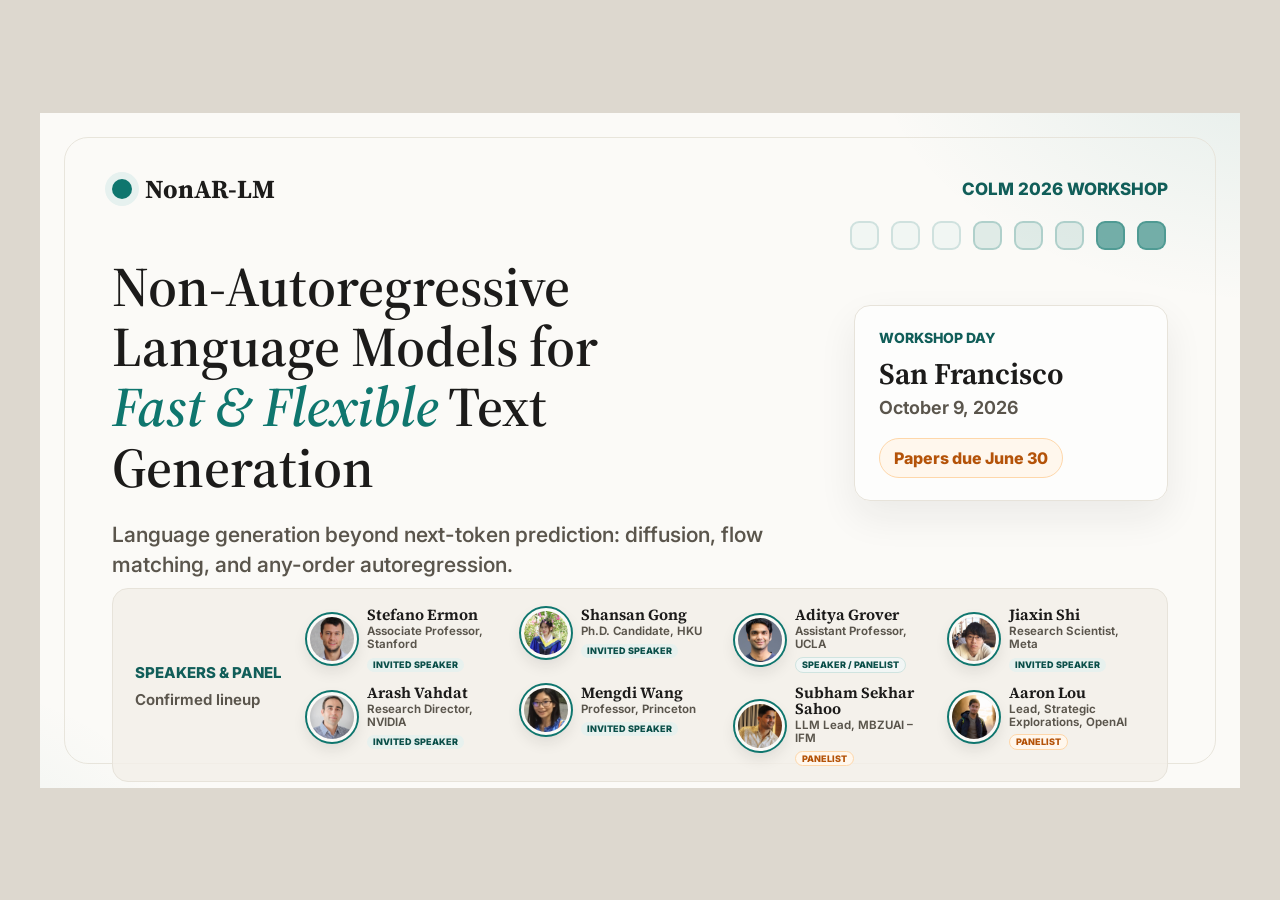
<file: assets/social/banner.html>
<!DOCTYPE html>
<html lang="en">
<head>
  <meta charset="utf-8">
  <meta name="viewport" content="width=device-width, initial-scale=1">
  <title>NonAR-LM Workshop Social Banner</title>
  <link rel="preconnect" href="https://fonts.googleapis.com">
  <link rel="preconnect" href="https://fonts.gstatic.com" crossorigin>
  <link href="https://fonts.googleapis.com/css2?family=Inter:wght@400;500;600;700;800&family=Source+Serif+4:opsz,ital,wght@8..60,0,500;8..60,0,600;8..60,0,700;8..60,1,600&display=swap" rel="stylesheet">
  <style>
    :root {
      --bg: #fbfaf7;
      --bg-subtle: #f3f0e9;
      --surface: #ffffff;
      --text: #1c1b1a;
      --text-muted: #5a554c;
      --border: #e7e3da;
      --accent: #0f766e;
      --accent-strong: #115e59;
      --accent-soft: #e6f1ef;
      --accent-ink: #0b4f49;
      --danger: #b45309;
      --danger-soft: #fff7ed;
      --danger-border: #fed7aa;
      --font-serif: "Source Serif 4", Georgia, "Times New Roman", serif;
      --font-sans: "Inter", system-ui, -apple-system, BlinkMacSystemFont, "Segoe UI", sans-serif;
    }

    * {
      box-sizing: border-box;
    }

    html,
    body {
      width: 100%;
      height: 100%;
      margin: 0;
      background: #ddd8cf;
      color: var(--text);
      font-family: var(--font-sans);
      -webkit-font-smoothing: antialiased;
      text-rendering: optimizeLegibility;
    }

    body {
      display: grid;
      place-items: center;
    }

    .banner {
      position: relative;
      width: 1200px;
      height: 675px;
      overflow: hidden;
      background:
        radial-gradient(580px 360px at 104% -10%, rgba(15, 118, 110, .10), transparent 72%),
        radial-gradient(460px 330px at -12% 116%, rgba(15, 118, 110, .07), transparent 68%),
        var(--bg);
      isolation: isolate;
    }

    body[data-size="square"] .banner {
      width: 1080px;
      height: 1080px;
    }

    .banner::before {
      content: "";
      position: absolute;
      inset: 24px;
      border: 1px solid rgba(231, 227, 218, .92);
      border-radius: 24px;
      pointer-events: none;
    }

    .content {
      position: relative;
      display: grid;
      grid-template-rows: auto 1fr auto auto;
      height: 100%;
      padding: 58px 72px 36px;
    }

    .topbar {
      display: flex;
      align-items: center;
      justify-content: space-between;
      gap: 28px;
      min-height: 36px;
      color: var(--accent-strong);
      font-size: 17px;
      font-weight: 800;
      letter-spacing: 0;
      text-transform: uppercase;
    }

    .brand {
      display: inline-flex;
      align-items: center;
      gap: 13px;
      color: var(--text);
      font-family: var(--font-serif);
      font-size: 26px;
      font-weight: 700;
      letter-spacing: 0;
      text-transform: none;
      white-space: nowrap;
    }

    .brand::before {
      content: "";
      width: 20px;
      height: 20px;
      border-radius: 999px;
      background: var(--accent);
      box-shadow: 0 0 0 7px var(--accent-soft);
      flex: 0 0 auto;
    }

    .motif {
      position: absolute;
      top: 108px;
      right: 74px;
      display: grid;
      grid-template-columns: repeat(8, 29px);
      grid-auto-rows: 29px;
      gap: 12px;
      opacity: .78;
    }

    .motif span {
      border-radius: 9px;
      border: 2px solid rgba(15, 118, 110, .20);
      background: rgba(230, 241, 239, .55);
    }

    .motif span:nth-child(n+4) {
      background: rgba(15, 118, 110, .14);
      border-color: rgba(15, 118, 110, .30);
    }

    .motif span:nth-child(n+7) {
      background: rgba(15, 118, 110, .72);
      border-color: rgba(15, 118, 110, .72);
    }

    .hero {
      position: relative;
      display: grid;
      grid-template-columns: minmax(0, 730px) 314px;
      align-items: start;
      gap: 54px;
      padding-top: 50px;
      z-index: 1;
    }

    .headline {
      margin: 0;
      font-family: var(--font-serif);
      font-size: 56px;
      font-weight: 600;
      line-height: 1.08;
      letter-spacing: 0;
    }

    .headline em {
      color: var(--accent);
      font-style: italic;
      white-space: nowrap;
    }

    .subline {
      max-width: 690px;
      margin: 22px 0 0;
      color: var(--text-muted);
      font-size: 21px;
      font-weight: 550;
      line-height: 1.42;
    }

    .event-card {
      margin-top: 48px;
      padding: 24px 24px 22px;
      border: 1px solid var(--border);
      border-radius: 16px;
      background: rgba(255, 255, 255, .68);
      box-shadow: 0 16px 38px rgba(28, 27, 26, .07);
    }

    .event-label {
      color: var(--accent-strong);
      font-size: 14px;
      font-weight: 800;
      line-height: 1.1;
      letter-spacing: 0;
      text-transform: uppercase;
    }

    .event-place {
      margin-top: 13px;
      color: var(--text);
      font-family: var(--font-serif);
      font-size: 30px;
      font-weight: 650;
      line-height: 1.04;
    }

    .event-date {
      margin-top: 8px;
      color: var(--text-muted);
      font-size: 18px;
      font-weight: 650;
      line-height: 1.25;
    }

    .square-date {
      display: none;
    }

    .deadline-pill {
      display: inline-flex;
      align-items: center;
      justify-content: center;
      min-height: 40px;
      margin-top: 18px;
      padding: 9px 14px;
      border: 1px solid var(--danger-border);
      border-radius: 999px;
      background: var(--danger-soft);
      color: var(--danger);
      font-size: 16px;
      font-weight: 800;
      white-space: nowrap;
    }

    .speaker-section {
      display: grid;
      grid-template-columns: 150px 1fr;
      align-items: center;
      gap: 22px;
      min-height: 194px;
      margin-top: 8px;
      padding: 18px 22px;
      border: 1px solid var(--border);
      border-radius: 16px;
      background: rgba(243, 240, 233, .82);
    }

    .speaker-kicker {
      color: var(--accent-strong);
      font-size: 15px;
      font-weight: 800;
      line-height: 1.18;
      text-transform: uppercase;
    }

    .speaker-note {
      margin-top: 10px;
      color: var(--text-muted);
      font-size: 15px;
      font-weight: 650;
      line-height: 1.25;
    }

    .speaker-row {
      display: grid;
      grid-template-columns: repeat(4, minmax(0, 1fr));
      gap: 12px 18px;
      align-items: start;
    }

    .speaker {
      min-width: 0;
      display: flex;
      align-items: center;
      gap: 10px;
      text-align: left;
    }

    .avatar {
      width: 50px;
      height: 50px;
      margin: 0;
      border-radius: 999px;
      object-fit: cover;
      border: 3px solid var(--bg);
      background: var(--bg-subtle);
      box-shadow: 0 0 0 2px var(--accent), 0 7px 15px rgba(28, 27, 26, .10);
      flex: 0 0 auto;
    }

    .speaker-copy {
      min-width: 0;
    }

    .speaker-name {
      color: var(--text);
      font-family: var(--font-serif);
      font-size: 15.5px;
      font-weight: 650;
      line-height: 1.05;
    }

    .speaker-affiliation {
      margin-top: 2px;
      color: var(--text-muted);
      font-size: 11.5px;
      font-weight: 650;
      line-height: 1.15;
    }

    .speaker-role {
      display: inline-flex;
      align-items: center;
      margin-top: 5px;
      padding: 2px 6px;
      border-radius: 999px;
      background: rgba(230, 241, 239, .9);
      color: var(--accent-ink);
      font-size: 9px;
      font-weight: 850;
      line-height: 1.1;
      text-transform: uppercase;
      white-space: nowrap;
    }

    .speaker-role.is-panel {
      background: var(--danger-soft);
      color: var(--danger);
      border: 1px solid var(--danger-border);
    }

    .speaker-role.is-dual {
      background: #f1f6f5;
      color: var(--accent-ink);
      border: 1px solid #cfe4e0;
    }

    .footer {
      display: none;
      align-items: center;
      justify-content: flex-start;
      gap: 28px;
      min-height: 28px;
      padding-top: 18px;
      color: var(--accent-ink);
      font-size: 17px;
      font-weight: 750;
    }

    .footer-secondary {
      display: none;
    }

    .deadline-layout {
      display: none;
    }

    body[data-content="deadline"] .lineup-layout {
      display: none;
    }

    body[data-content="deadline"] .deadline-layout {
      display: grid;
    }

    body[data-content="deadline"] .hero {
      grid-template-columns: minmax(0, 560px) 420px;
      gap: 70px;
      padding-top: 56px;
    }

    body[data-content="deadline"] .headline {
      font-size: 50px;
    }

    body[data-content="deadline"] .subline {
      max-width: 560px;
      font-size: 20px;
    }

    .deadline-card {
      margin-top: 4px;
      padding: 32px 34px 30px;
      border: 1px solid var(--danger-border);
      border-radius: 18px;
      background: linear-gradient(180deg, #fffaf3, var(--danger-soft));
      box-shadow: 0 18px 42px rgba(180, 83, 9, .12);
    }

    .deadline-label {
      color: var(--danger);
      font-size: 18px;
      font-weight: 850;
      line-height: 1;
      letter-spacing: 0;
      text-transform: uppercase;
    }

    .deadline-date {
      margin-top: 18px;
      color: var(--text);
      font-family: var(--font-serif);
      font-size: 66px;
      font-weight: 700;
      line-height: .94;
    }

    .deadline-meta {
      margin-top: 24px;
      color: var(--text-muted);
      font-size: 20px;
      font-weight: 650;
      line-height: 1.35;
    }

    .deadline-strip {
      display: grid;
      grid-template-columns: repeat(3, 1fr);
      gap: 18px;
      margin-top: 28px;
    }

    .deadline-stat {
      min-height: 78px;
      padding: 14px;
      border: 1px solid #eadfce;
      border-radius: 14px;
      background: rgba(255, 255, 255, .66);
    }

    .deadline-stat b {
      display: block;
      color: var(--accent-ink);
      font-size: 18px;
      line-height: 1.1;
    }

    .deadline-stat span {
      display: block;
      margin-top: 5px;
      color: var(--text-muted);
      font-size: 13px;
      font-weight: 700;
      line-height: 1.15;
      text-transform: uppercase;
    }

    body[data-content="deadline"] .speaker-section {
      display: none;
    }

    body[data-size="square"] .content {
      grid-template-rows: auto auto 1fr auto;
      padding: 62px 72px 34px;
    }

    body[data-size="square"] .topbar {
      font-size: 16px;
    }

    body[data-size="square"] .brand {
      font-size: 27px;
    }

    body[data-size="square"] .motif {
      top: 132px;
      right: 74px;
      grid-template-columns: repeat(4, 30px);
      grid-auto-rows: 30px;
      opacity: .68;
    }

    body[data-size="square"] .hero {
      display: block;
      padding-top: 70px;
    }

    body[data-size="square"] .headline {
      max-width: 855px;
      font-size: 58px;
      line-height: 1.08;
    }

    body[data-size="square"] .subline {
      max-width: 790px;
      margin-top: 24px;
      font-size: 25px;
      line-height: 1.38;
    }

    body[data-size="square"] .event-card {
      display: flex;
      align-items: center;
      gap: 18px;
      width: max-content;
      max-width: 100%;
      margin-top: 32px;
      padding: 0;
      border: 0;
      background: transparent;
      box-shadow: none;
    }

    body[data-size="square"] .event-label,
    body[data-size="square"] .event-place,
    body[data-size="square"] .event-date {
      display: none;
    }

    body[data-size="square"] .deadline-pill {
      min-height: 52px;
      margin: 0;
      padding: 12px 20px;
      font-size: 22px;
    }

    body[data-size="square"] .event-card .square-date {
      display: inline-flex;
      align-items: center;
      min-height: 52px;
      padding: 12px 20px;
      border: 1px solid #cfe4e0;
      border-radius: 999px;
      background: var(--accent-soft);
      color: var(--accent-ink);
      font-size: 22px;
      font-weight: 800;
      white-space: nowrap;
    }

    body[data-size="square"] .speaker-section {
      display: block;
      min-height: 0;
      margin-top: 42px;
      padding: 24px 28px 24px;
    }

    body[data-size="square"] .speaker-heading {
      display: flex;
      align-items: baseline;
      justify-content: space-between;
      gap: 20px;
      margin-bottom: 20px;
    }

    body[data-size="square"] .speaker-note {
      margin-top: 0;
      font-size: 17px;
    }

    body[data-size="square"] .speaker-row {
      grid-template-columns: repeat(4, minmax(0, 1fr));
      gap: 18px 16px;
    }

    body[data-size="square"] .speaker {
      display: block;
      text-align: center;
    }

    body[data-size="square"] .avatar {
      width: 72px;
      height: 72px;
      margin: 0 auto 9px;
      border-width: 4px;
      box-shadow: 0 0 0 3px var(--accent), 0 10px 22px rgba(28, 27, 26, .13);
    }

    body[data-size="square"] .speaker-name {
      font-size: 17px;
      line-height: 1.05;
    }

    body[data-size="square"] .speaker-affiliation {
      min-height: 2.35em;
      margin-top: 4px;
      font-size: 12px;
      line-height: 1.18;
    }

    body[data-size="square"] .speaker-role {
      margin-top: 6px;
      font-size: 9px;
      padding: 3px 7px;
    }

    body[data-size="square"] .footer {
      min-height: 30px;
      padding-top: 16px;
      font-size: 20px;
    }

    body[data-size="square"] .footer-secondary {
      display: none;
    }

    body[data-content="lineup"] .deadline-layout {
      display: none !important;
    }

    body[data-content="deadline"] .lineup-layout {
      display: none !important;
    }

    body[data-size="square"][data-content="lineup"] .hero.lineup-layout {
      display: block;
    }

    body[data-size="wide"][data-content="lineup"] .hero.lineup-layout,
    body[data-size="wide"][data-content="deadline"] .hero.deadline-layout {
      display: grid;
    }
  </style>
</head>
<body data-size="wide" data-content="lineup">
  <main class="banner" aria-label="NonAR-LM COLM 2026 workshop social banner">
    <div class="content">
      <header class="topbar">
        <div class="brand">NonAR-LM</div>
        <div>COLM 2026 Workshop</div>
      </header>

      <div class="motif" aria-hidden="true">
        <span></span><span></span><span></span><span></span>
        <span></span><span></span><span></span><span></span>
      </div>

      <section class="hero lineup-layout">
        <div>
          <h1 class="headline">Non-Autoregressive Language Models for <em>Fast &amp; Flexible</em> Text Generation</h1>
          <p class="subline">Language generation beyond next-token prediction: diffusion, flow matching, and any-order autoregression.</p>
        </div>
        <aside class="event-card" aria-label="Event details">
          <div class="event-label">Workshop day</div>
          <div class="event-place">San Francisco</div>
          <div class="event-date">October 9, 2026</div>
          <div class="deadline-pill">Papers due June 30</div>
          <div class="square-date">San Francisco &middot; Oct 9, 2026</div>
        </aside>
      </section>

      <section class="hero deadline-layout">
        <div>
          <h1 class="headline">Non-Autoregressive Language Models for <em>Fast &amp; Flexible</em> Text Generation</h1>
          <p class="subline">A COLM 2026 workshop on diffusion, flow matching, and any-order language generation.</p>
        </div>
        <aside class="deadline-card" aria-label="Submission deadline">
          <div class="deadline-label">Papers due</div>
          <div class="deadline-date">June 30</div>
          <p class="deadline-meta">Non-archival workshop submissions via OpenReview.</p>
          <div class="deadline-strip">
            <div class="deadline-stat"><b>Oct 9</b><span>Workshop</span></div>
            <div class="deadline-stat"><b>COLM</b><span>2026</span></div>
            <div class="deadline-stat"><b>SF</b><span>California</span></div>
          </div>
        </aside>
      </section>

      <section class="speaker-section lineup-layout" aria-label="Speakers and panelists">
        <div class="speaker-heading">
          <div>
            <div class="speaker-kicker">Speakers &amp; panel</div>
            <div class="speaker-note">Confirmed lineup</div>
          </div>
        </div>
        <div class="speaker-row">
          <article class="speaker">
            <img class="avatar" src="../img/people/stefano-ermon.jpg" alt="">
            <div class="speaker-copy">
              <div class="speaker-name">Stefano Ermon</div>
              <div class="speaker-affiliation">Associate Professor, Stanford</div>
              <div class="speaker-role">Invited speaker</div>
            </div>
          </article>
          <article class="speaker">
            <img class="avatar" src="../img/people/shansan-gong.jpg" alt="">
            <div class="speaker-copy">
              <div class="speaker-name">Shansan Gong</div>
              <div class="speaker-affiliation">Ph.D. Candidate, HKU</div>
              <div class="speaker-role">Invited speaker</div>
            </div>
          </article>
          <article class="speaker">
            <img class="avatar" src="../img/people/aditya-grover.jpg" alt="">
            <div class="speaker-copy">
              <div class="speaker-name">Aditya Grover</div>
              <div class="speaker-affiliation">Assistant Professor, UCLA</div>
              <div class="speaker-role is-dual">Speaker / panelist</div>
            </div>
          </article>
          <article class="speaker">
            <img class="avatar" src="../img/people/jiaxin-shi.jpg" alt="">
            <div class="speaker-copy">
              <div class="speaker-name">Jiaxin Shi</div>
              <div class="speaker-affiliation">Research Scientist, Meta</div>
              <div class="speaker-role">Invited speaker</div>
            </div>
          </article>
          <article class="speaker">
            <img class="avatar" src="../img/people/arash-vahdat.jpg" alt="">
            <div class="speaker-copy">
              <div class="speaker-name">Arash Vahdat</div>
              <div class="speaker-affiliation">Research Director, NVIDIA</div>
              <div class="speaker-role">Invited speaker</div>
            </div>
          </article>
          <article class="speaker">
            <img class="avatar" src="../img/people/mengdi-wang.jpg" alt="">
            <div class="speaker-copy">
              <div class="speaker-name">Mengdi Wang</div>
              <div class="speaker-affiliation">Professor, Princeton</div>
              <div class="speaker-role">Invited speaker</div>
            </div>
          </article>
          <article class="speaker">
            <img class="avatar" src="../img/people/subham-sahoo.jpg" alt="">
            <div class="speaker-copy">
              <div class="speaker-name">Subham Sekhar Sahoo</div>
              <div class="speaker-affiliation">LLM Lead, MBZUAI &ndash; IFM</div>
              <div class="speaker-role is-panel">Panelist</div>
            </div>
          </article>
          <article class="speaker">
            <img class="avatar" src="../img/people/aaron-lou.jpg" alt="">
            <div class="speaker-copy">
              <div class="speaker-name">Aaron Lou</div>
              <div class="speaker-affiliation">Lead, Strategic Explorations, OpenAI</div>
              <div class="speaker-role is-panel">Panelist</div>
            </div>
          </article>
        </div>
      </section>

      <section class="speaker-section deadline-layout" aria-label="Speakers and panelists">
        <div class="speaker-heading">
          <div class="speaker-kicker">Speakers &amp; panel</div>
          <div class="speaker-note">Plus contributed spotlights and posters</div>
        </div>
        <div class="speaker-row">
          <article class="speaker">
            <img class="avatar" src="../img/people/stefano-ermon.jpg" alt="">
            <div class="speaker-copy">
              <div class="speaker-name">Stefano Ermon</div>
              <div class="speaker-affiliation">Associate Professor, Stanford</div>
              <div class="speaker-role">Invited speaker</div>
            </div>
          </article>
          <article class="speaker">
            <img class="avatar" src="../img/people/shansan-gong.jpg" alt="">
            <div class="speaker-copy">
              <div class="speaker-name">Shansan Gong</div>
              <div class="speaker-affiliation">Ph.D. Candidate, HKU</div>
              <div class="speaker-role">Invited speaker</div>
            </div>
          </article>
          <article class="speaker">
            <img class="avatar" src="../img/people/aditya-grover.jpg" alt="">
            <div class="speaker-copy">
              <div class="speaker-name">Aditya Grover</div>
              <div class="speaker-affiliation">Assistant Professor, UCLA</div>
              <div class="speaker-role is-dual">Speaker / panelist</div>
            </div>
          </article>
          <article class="speaker">
            <img class="avatar" src="../img/people/jiaxin-shi.jpg" alt="">
            <div class="speaker-copy">
              <div class="speaker-name">Jiaxin Shi</div>
              <div class="speaker-affiliation">Research Scientist, Meta</div>
              <div class="speaker-role">Invited speaker</div>
            </div>
          </article>
          <article class="speaker">
            <img class="avatar" src="../img/people/arash-vahdat.jpg" alt="">
            <div class="speaker-copy">
              <div class="speaker-name">Arash Vahdat</div>
              <div class="speaker-affiliation">Research Director, NVIDIA</div>
              <div class="speaker-role">Invited speaker</div>
            </div>
          </article>
          <article class="speaker">
            <img class="avatar" src="../img/people/mengdi-wang.jpg" alt="">
            <div class="speaker-copy">
              <div class="speaker-name">Mengdi Wang</div>
              <div class="speaker-affiliation">Professor, Princeton</div>
              <div class="speaker-role">Invited speaker</div>
            </div>
          </article>
          <article class="speaker">
            <img class="avatar" src="../img/people/subham-sahoo.jpg" alt="">
            <div class="speaker-copy">
              <div class="speaker-name">Subham Sekhar Sahoo</div>
              <div class="speaker-affiliation">LLM Lead, MBZUAI &ndash; IFM</div>
              <div class="speaker-role is-panel">Panelist</div>
            </div>
          </article>
          <article class="speaker">
            <img class="avatar" src="../img/people/aaron-lou.jpg" alt="">
            <div class="speaker-copy">
              <div class="speaker-name">Aaron Lou</div>
              <div class="speaker-affiliation">Lead, Strategic Explorations, OpenAI</div>
              <div class="speaker-role is-panel">Panelist</div>
            </div>
          </article>
        </div>
      </section>

      <footer class="footer">
        <div>pengzhangzhi.github.io/NonAR-LM</div>
        <div class="footer-secondary">Diffusion &middot; Flow Matching &middot; Any-Order Generation</div>
      </footer>
    </div>
  </main>

  <script>
    const params = new URLSearchParams(window.location.search);
    document.body.dataset.size = params.get("size") === "square" ? "square" : "wide";
    document.body.dataset.content = params.get("content") === "deadline" ? "deadline" : "lineup";
  </script>
</body>
</html>
</file>
<file: assets/css/styles.css>
/* ============================================================
   NonAR-LM @ COLM 2026 — Workshop site styles
   Theme: "Scholarly Teal" — Source Serif 4 headings + Inter body,
   teal accent on a warm off-white base.
   ============================================================ */

/* ---------- Tokens ---------- */
:root {
  --bg:            #fbfaf7;
  --bg-subtle:     #f3f0e9;
  --surface:       #ffffff;
  --text:          #1c1b1a;
  --text-muted:    #5a554c;
  --border:        #e7e3da;
  --accent:        #0f766e;
  --accent-strong: #115e59;
  --accent-soft:   #e6f1ef;
  --accent-ink:    #0b4f49;
  --danger:        #b45309;

  --font-serif: "Source Serif 4", Georgia, "Times New Roman", serif;
  --font-sans:  "Inter", system-ui, -apple-system, BlinkMacSystemFont, "Segoe UI", sans-serif;

  --container: 1120px;
  --radius: 14px;
  --radius-sm: 9px;
  --shadow: 0 1px 2px rgba(28,27,26,.04), 0 8px 24px rgba(28,27,26,.06);
  --shadow-lift: 0 10px 30px rgba(15,118,110,.14);
  --section-y: clamp(3.5rem, 7vw, 6rem);
}

/* ---------- Reset / base ---------- */
*, *::before, *::after { box-sizing: border-box; }
* { margin: 0; }
html { scroll-behavior: smooth; -webkit-text-size-adjust: 100%; scroll-padding-top: 84px; }
@media (prefers-reduced-motion: reduce) {
  html { scroll-behavior: auto; }
  *, *::before, *::after { animation-duration: .001ms !important; transition-duration: .001ms !important; }
}
body {
  font-family: var(--font-sans);
  font-size: 17px;
  line-height: 1.65;
  color: var(--text);
  background: var(--bg);
  -webkit-font-smoothing: antialiased;
  text-rendering: optimizeLegibility;
}
img, svg { max-width: 100%; display: block; }
a { color: var(--accent); text-decoration: none; }
a:hover { color: var(--accent-strong); text-decoration: underline; }
:focus-visible { outline: 3px solid var(--accent); outline-offset: 2px; border-radius: 4px; }

h1, h2, h3, h4 { font-family: var(--font-serif); font-weight: 600; line-height: 1.14; color: var(--text); letter-spacing: -0.01em; }
h2 { font-size: clamp(1.7rem, 3.2vw, 2.3rem); }
h3 { font-size: 1.18rem; }
p { color: var(--text); }

/* ---------- Layout ---------- */
.container { width: 100%; max-width: var(--container); margin-inline: auto; padding-inline: 1.4rem; }
.section { padding-block: var(--section-y); }
.section--alt { background: var(--bg-subtle); }
.section--tint { background: var(--accent-soft); }
.prose { max-width: 60ch; }
.prose p + p { margin-top: 1rem; }

.section-head { margin-bottom: 2.4rem; max-width: 70ch; }
.section-head .eyebrow { color: var(--accent-strong); }
.section-head p { color: var(--text-muted); margin-top: .6rem; font-size: 1.02rem; }

.eyebrow {
  font-family: var(--font-sans);
  font-size: .76rem; font-weight: 600;
  letter-spacing: .08em; text-transform: uppercase;
  color: var(--accent-strong); margin-bottom: .55rem; display: block;
}

.skip-link {
  position: absolute; left: -999px; top: 0; z-index: 200;
  background: var(--accent); color: #fff; padding: .7rem 1rem; border-radius: 0 0 8px 0;
}
.skip-link:focus { left: 0; }

/* ---------- Buttons / badges ---------- */
.btn {
  display: inline-flex; align-items: center; gap: .5rem;
  font-family: var(--font-sans); font-weight: 600; font-size: .92rem;
  padding: .72rem 1.25rem; border-radius: var(--radius-sm);
  border: 1.5px solid transparent; cursor: pointer; transition: all .16s ease;
  text-decoration: none; min-height: 44px;
}
.btn:hover { text-decoration: none; }
.btn--primary { background: var(--accent); color: #fff; }
.btn--primary:hover { background: var(--accent-strong); color: #fff; transform: translateY(-1px); }
.btn--ghost { background: transparent; color: var(--text); border-color: var(--border); }
.btn--ghost:hover { border-color: var(--accent); color: var(--accent-strong); }
.btn--on-dark { border-color: rgba(255,255,255,.25); color: #fff; }
.btn--on-dark:hover { border-color: #fff; color: #fff; background: rgba(255,255,255,.08); }
.btn--disabled {
  background: var(--bg-subtle); color: var(--text-muted); border-color: var(--border);
  cursor: not-allowed; pointer-events: none;
}
.badge {
  display: inline-flex; align-items: center; gap: .4rem;
  font-size: .76rem; font-weight: 600; letter-spacing: .02em;
  padding: .32rem .7rem; border-radius: 999px;
  background: var(--accent-soft); color: var(--accent-ink); border: 1px solid #cfe4e0;
}
.badge--dot::before { content:""; width:7px; height:7px; border-radius:50%; background: var(--accent); }

/* ============================================================
   Header / nav
   ============================================================ */
.site-header {
  position: sticky; top: 0; z-index: 100;
  background: rgba(251,250,247,.86);
  -webkit-backdrop-filter: saturate(180%) blur(10px);
  backdrop-filter: saturate(180%) blur(10px);
  border-bottom: 1px solid transparent;
  transition: border-color .2s ease, box-shadow .2s ease;
}
.site-header.is-scrolled { border-bottom-color: var(--border); box-shadow: 0 2px 14px rgba(28,27,26,.05); }
.nav { display: flex; align-items: center; justify-content: space-between; gap: .8rem; height: 66px; }
.brand { display: flex; align-items: center; gap: .55rem; flex: none; white-space: nowrap; font-family: var(--font-serif); font-weight: 700; font-size: 1.2rem; color: var(--text); letter-spacing: -.01em; }
.brand:hover { text-decoration: none; color: var(--text); }
.brand .brand-dot { width: 16px; height: 16px; border-radius: 50%; background: var(--accent); box-shadow: 0 0 0 4px var(--accent-soft); flex: none; }
.nav-links { display: flex; align-items: center; gap: 1.1rem; list-style: none; }
.nav-links a { font-size: .9rem; font-weight: 500; color: var(--text-muted); position: relative; padding: .3rem 0; white-space: nowrap; }
.nav-links a:hover { color: var(--accent-strong); text-decoration: none; }
.nav-links a.is-active { color: var(--accent-strong); }
.nav-links a.is-active::after { content:""; position:absolute; left:0; right:0; bottom:-2px; height:2px; background: var(--accent); border-radius: 2px; }
.nav-cta { display: flex; align-items: center; gap: .6rem; }
.nav-toggle {
  display: none; background: none; border: 1.5px solid var(--border); border-radius: 8px;
  width: 44px; height: 44px; cursor: pointer; align-items: center; justify-content: center;
}
.nav-toggle span, .nav-toggle span::before, .nav-toggle span::after {
  content:""; display:block; width: 19px; height: 2px; background: var(--text); border-radius: 2px; transition: transform .2s ease, opacity .2s ease; position: relative;
}
.nav-toggle span::before { position:absolute; top:-6px; }
.nav-toggle span::after  { position:absolute; top:6px; }
.nav-toggle[aria-expanded="true"] span { background: transparent; }
.nav-toggle[aria-expanded="true"] span::before { transform: translateY(6px) rotate(45deg); }
.nav-toggle[aria-expanded="true"] span::after  { transform: translateY(-6px) rotate(-45deg); }

/* ============================================================
   Hero
   ============================================================ */
.hero { position: relative; overflow: hidden; padding-block: clamp(3.2rem, 7vw, 5.5rem) clamp(2.4rem,5vw,3.5rem); }
.hero::before {
  content:""; position:absolute; inset:0; z-index:-1;
  background:
    radial-gradient(60% 60% at 88% 6%, rgba(15,118,110,.10), transparent 70%),
    radial-gradient(50% 50% at 2% 100%, rgba(15,118,110,.07), transparent 70%);
}
.hero .eyebrow { font-size: .82rem; }
.hero h1 {
  font-family: var(--font-serif); font-weight: 600;
  font-size: clamp(1.8rem, 4.6vw, 3rem); line-height: 1.1; letter-spacing: -0.015em;
  max-width: 22ch; margin-bottom: 1rem; text-wrap: balance;
}
.nowrap { white-space: nowrap; }
.hero h1 em { font-style: italic; color: var(--accent); }
.hero .lede { font-size: clamp(1.05rem, 1.6vw, 1.22rem); color: var(--text-muted); max-width: 54ch; }
.hero-meta { display: flex; flex-wrap: wrap; gap: .6rem 1.4rem; margin-top: 1.4rem; font-size: .95rem; color: var(--text-muted); }
.hero-meta span { display: inline-flex; align-items: center; gap: .5rem; }
.hero-meta svg { width: 17px; height: 17px; color: var(--accent); flex: none; }
.hero-actions { display: flex; flex-wrap: wrap; gap: .8rem; margin-top: 1.8rem; }

/* ---------- Key dates strip ---------- */
.dates { display: grid; grid-template-columns: repeat(4, 1fr); gap: 1rem; }
.date-card {
  background: var(--surface); border: 1px solid var(--border); border-radius: var(--radius);
  padding: 1.1rem 1.2rem; box-shadow: var(--shadow); position: relative;
}
.date-card .date-label { font-size: .74rem; font-weight: 600; letter-spacing: .06em; text-transform: uppercase; color: var(--text-muted); }
.date-card .date-value { font-family: var(--font-serif); font-size: 1.32rem; font-weight: 600; margin-top: .35rem; color: var(--text); }
.date-card .date-sub { font-size: .82rem; color: var(--text-muted); margin-top: .15rem; }
.date-card.is-past { opacity: .55; }
.date-card.is-past .date-value { text-decoration: line-through; text-decoration-color: var(--text-muted); }
.date-card.is-next { border-color: var(--accent); box-shadow: 0 0 0 1px var(--accent), var(--shadow); }
.date-card.is-next::after { content:"Up next"; position:absolute; top:-10px; right:12px; font-size:.66rem; font-weight:700; letter-spacing:.05em; text-transform:uppercase; background: var(--accent); color:#fff; padding:.18rem .5rem; border-radius: 999px; }
.dates-note { margin-top: 1rem; font-size: .85rem; color: var(--text-muted); }

/* ---------- News ---------- */
.news { display: flex; align-items: flex-start; gap: 1rem; flex-wrap: wrap; }
.news-list { list-style: none; display: flex; flex-direction: column; gap: .55rem; flex: 1; min-width: 280px; }
.news-list li { display: flex; gap: .9rem; align-items: baseline; font-size: .96rem; color: var(--text); }
.news-list time { font-variant-numeric: tabular-nums; color: var(--accent-ink); font-weight: 600; font-size: .82rem; white-space: nowrap; min-width: 6.2rem; }

/* ---------- Generic card grids ---------- */
.cards-3 { display: grid; grid-template-columns: repeat(3, 1fr); gap: 1.2rem; }
.cards-4 { display: grid; grid-template-columns: repeat(2, 1fr); gap: 1.2rem; }
.card {
  background: var(--surface); border: 1px solid var(--border); border-radius: var(--radius);
  padding: 1.5rem; box-shadow: var(--shadow); transition: transform .16s ease, box-shadow .16s ease;
}
.card h3 { margin-bottom: .5rem; }
.card p { color: var(--text-muted); font-size: .95rem; }
.card .card-num { font-family: var(--font-serif); font-size: 1.05rem; color: var(--accent); font-weight: 700; }
.card-icon { width: 38px; height: 38px; border-radius: 10px; background: var(--accent-soft); color: var(--accent-strong); display: grid; place-items: center; margin-bottom: .9rem; }
.card-icon svg { width: 20px; height: 20px; }

/* ---------- Call for papers ---------- */
.cfp-grid { display: grid; grid-template-columns: 1.35fr .85fr; gap: 2.4rem; align-items: center; }
.cfp-facts { list-style: none; display: flex; flex-direction: column; gap: .85rem; }
.cfp-facts li { display: flex; gap: .75rem; font-size: .98rem; }
.cfp-facts svg { width: 20px; height: 20px; color: var(--accent); flex: none; margin-top: 2px; }
.cfp-facts b { font-weight: 600; }
.cfp-side { background: var(--surface); border: 1px solid var(--border); border-radius: var(--radius); padding: 1.6rem; box-shadow: var(--shadow); position: sticky; top: 86px; }
.cfp-side h3 { margin-bottom: .3rem; }
.cfp-side .muted { color: var(--text-muted); font-size: .9rem; margin-bottom: 1.1rem; }
.cfp-side .btn { width: 100%; justify-content: center; }
.cfp-side .soon-note { font-size: .8rem; color: var(--text-muted); text-align: center; margin-top: .7rem; }

/* ---------- Schedule ---------- */
.schedule { border-left: 2px solid var(--border); margin-left: .5rem; }
.slot { display: grid; grid-template-columns: 7.5rem 1fr; gap: 1.2rem; padding: .55rem 0 1.15rem 1.4rem; position: relative; }
.slot::before { content:""; position:absolute; left: -7px; top: 1.1rem; width: 12px; height: 12px; border-radius: 50%; background: var(--accent); border: 2px solid var(--bg); }
.slot.is-break::before { background: var(--border); }
.slot .slot-time { font-variant-numeric: tabular-nums; font-size: .9rem; font-weight: 600; color: var(--accent-ink); white-space: nowrap; }
.slot .slot-title { font-weight: 600; font-size: 1.02rem; }
.slot .slot-kind { font-size: .85rem; color: var(--text-muted); margin-top: .1rem; }
.slot.is-break .slot-title { font-weight: 500; color: var(--text-muted); font-style: italic; }
.slot.is-keynote .slot-title { color: var(--text); }
.schedule-note { margin-top: 1.2rem; font-size: .85rem; color: var(--text-muted); }
.section--alt .slot::before { border-color: var(--bg-subtle); }

/* ---------- People grids ---------- */
.people-grid { display: grid; grid-template-columns: repeat(auto-fill, minmax(180px, 1fr)); gap: 1.6rem 1.2rem; }
.people-grid.is-compact { grid-template-columns: repeat(auto-fill, minmax(160px, 1fr)); }
.person { text-align: center; display: flex; flex-direction: column; height: 100%; }
.person figcaption { display: flex; flex-direction: column; flex: 1 1 auto; }
.person .avatar {
  width: 138px; height: 138px; border-radius: 50%; object-fit: cover; margin: 0 auto .85rem;
  border: 3px solid var(--surface); box-shadow: 0 0 0 1px var(--border), var(--shadow);
  background: var(--bg-subtle); transition: transform .18s ease, box-shadow .18s ease;
}
.person a.person-link:hover .avatar { transform: translateY(-3px); box-shadow: 0 0 0 1px var(--accent), var(--shadow-lift); }
.person .person-name { font-family: var(--font-serif); font-weight: 600; font-size: 1.04rem; }
.person .person-name a { color: var(--text); }
.person .person-name a:hover { color: var(--accent-strong); }
.person .person-aff { font-size: .85rem; color: var(--text-muted); margin-top: .15rem; line-height: 1.4; min-height: 2.4em; }
.person .person-contact { font-size: .78rem; line-height: 1.35; margin-top: .4rem; color: var(--text-muted); }
.person .person-contact a { color: var(--accent); word-break: break-word; }
.person .person-role { font-size: .72rem; color: var(--accent-ink); font-weight: 700; margin-top: auto; padding-top: .6rem; text-transform: uppercase; letter-spacing: .06em; }
.person .person-links { display: flex; gap: .6rem; justify-content: center; margin-top: auto; padding-top: .7rem; }
.person .person-links a { width: 30px; height: 30px; border-radius: 8px; background: var(--surface); border: 1px solid var(--border); display: grid; place-items: center; color: var(--text-muted); }
.person .person-links a:hover { color: var(--accent-strong); border-color: var(--accent); }
.person .person-links svg { width: 15px; height: 15px; }
.subhead { font-family: var(--font-sans); font-size: .8rem; font-weight: 700; letter-spacing: .08em; text-transform: uppercase; color: var(--accent-strong); margin: 2.6rem 0 1.6rem; display: flex; align-items: center; justify-content: center; gap: 1rem; }
.subhead::before, .subhead::after { content:""; flex:1; max-width: 120px; height:1px; background: var(--border); }
.subhead:first-child { margin-top: 0; }

/* ---------- Sponsors ---------- */
.sponsors { display: flex; flex-wrap: wrap; gap: 1.4rem; align-items: stretch; justify-content: center; }
.sponsor {
  background: var(--surface); border: 1px solid var(--border); border-radius: var(--radius);
  padding: 1.8rem 2.4rem; display: grid; place-items: center; min-width: 240px; flex: 1; max-width: 360px; box-shadow: var(--shadow);
}
.sponsor img { max-height: 44px; width: auto; object-fit: contain; }
.sponsor img.logo-ifm { max-height: 54px; max-width: 100%; }
.sponsor .sponsor-cap { font-size: .8rem; color: var(--text-muted); margin-top: .9rem; text-align: center; }
.sponsors-note { text-align: center; color: var(--text-muted); font-size: .9rem; margin-top: 1.2rem; }

/* ---------- Diversity / travel ---------- */
.callout { background: var(--surface); border: 1px solid var(--border); border-left: 4px solid var(--accent); border-radius: var(--radius); padding: 1.6rem 1.8rem; box-shadow: var(--shadow); }
.callout h2, .callout h3 { font-size: 1.2rem; margin-bottom: .5rem; }
.callout p { color: var(--text-muted); }
.callout p + p { margin-top: .8rem; }

/* ---------- Footer ---------- */
.site-footer { background: #14201e; color: #c9d6d3; padding-block: 3rem 2rem; }
.site-footer a { color: #9fded6; }
.site-footer a:hover { color: #fff; }
.footer-grid { display: grid; grid-template-columns: 1.4fr 1fr 1fr; gap: 2rem; }
.footer-brand { font-family: var(--font-serif); font-weight: 700; font-size: 1.2rem; color: #fff; display:flex; align-items:center; gap:.5rem; }
.footer-brand .brand-dot { width:14px; height:14px; border-radius:50%; background: var(--accent); flex:none; }
.site-footer p { color: #b9c6c3; font-size: .92rem; margin-top: .7rem; max-width: 38ch; }
.footer-col h4 { font-family: var(--font-sans); font-size: .78rem; letter-spacing: .07em; text-transform: uppercase; color: #c2cfcc; margin-bottom: .8rem; }
.footer-col ul { list-style: none; display: flex; flex-direction: column; gap: .5rem; font-size: .93rem; }
.footer-bottom { border-top: 1px solid #2a3a37; margin-top: 2.4rem; padding-top: 1.4rem; display: flex; justify-content: space-between; flex-wrap: wrap; gap: .6rem; font-size: .84rem; color: #c2cfcc; }

/* ============================================================
   Responsive
   ============================================================ */
@media (max-width: 1024px) {
  .cfp-grid { grid-template-columns: 1fr; align-items: stretch; }
  .cfp-side { position: static; }
  .dates { grid-template-columns: repeat(2, 1fr); }
}
/* Nav collapses to a menu at 900px — the 7-item bar needs ~870px to sit on one line. */
@media (max-width: 900px) {
  .nav-toggle { display: inline-flex; }
  .nav-links {
    position: absolute; top: 66px; left: 0; right: 0;
    flex-direction: column; align-items: stretch; gap: 0;
    background: var(--bg); border-bottom: 1px solid var(--border);
    padding: .5rem 1.4rem 1rem; box-shadow: var(--shadow);
    display: none;
  }
  .nav-links.is-open { display: flex; }
  .nav-links a { padding: .7rem 0; border-bottom: 1px solid var(--border); }
  .nav-links a.is-active::after { display: none; }
  .nav .nav-cta .btn { padding: .55rem .9rem; }
}
@media (max-width: 820px) {
  .cards-3 { grid-template-columns: 1fr; }
  .footer-grid { grid-template-columns: 1fr; gap: 1.6rem; }
}
@media (max-width: 560px) {
  body { font-size: 16px; }
  .cards-4 { grid-template-columns: 1fr; }
  .dates { grid-template-columns: 1fr; }
  .slot { grid-template-columns: 1fr; gap: .2rem; padding-left: 1.2rem; }
  .slot .slot-time { font-size: .82rem; }
  .hero-actions .btn { width: 100%; justify-content: center; }
  .people-grid { grid-template-columns: repeat(auto-fill, minmax(132px, 1fr)); gap: 1.3rem .8rem; }
  .person .avatar { width: 110px; height: 110px; }
  .brand { font-size: 1.05rem; }
}

/* ============================================================
   Centered layout pass
   ============================================================ */
.section-head { margin-inline: auto; text-align: center; }
.section-head p { margin-inline: auto; }
.hero .container { text-align: center; }
.hero h1 { margin-inline: auto; }
.hero .lede { margin-inline: auto; }
.hero-meta { justify-content: center; }
.hero-actions { justify-content: center; }
.prose { margin-inline: auto; }
.dates-note, .schedule-note { text-align: center; }
.schedule { max-width: 640px; margin-inline: auto; }

/* Balanced people rows: speakers 3-up (3,3), organizers + panel 4-up */
.speakers-grid { grid-template-columns: repeat(3, minmax(0, 1fr)); max-width: 760px; margin-inline: auto; }
.org-grid { grid-template-columns: repeat(4, minmax(0, 1fr)); max-width: 920px; margin-inline: auto; }
.panel-people { grid-template-columns: repeat(4, minmax(0, 1fr)); max-width: 740px; margin-inline: auto; }
@media (max-width: 920px) {
  .speakers-grid, .org-grid, .panel-people { grid-template-columns: repeat(2, minmax(0, 1fr)); max-width: 540px; }
}
@media (max-width: 540px) {
  .speakers-grid, .org-grid, .panel-people { grid-template-columns: repeat(2, minmax(0, 1fr)); max-width: none; gap: 1.4rem .7rem; }
}

/* ---------- Call for reviewers (status badge + contact list in side card) ---------- */
#reviewers .cfp-grid { align-items: start; }
.cfp-side .badge { margin-bottom: .8rem; }
.cfp-contacts { list-style: none; display: flex; flex-direction: column; gap: .55rem; margin-top: 1.1rem; padding-top: 1.1rem; border-top: 1px solid var(--border); }
.cfp-contacts li { display: flex; gap: .6rem; align-items: flex-start; font-size: .86rem; color: var(--text-muted); }
.cfp-contacts svg { width: 17px; height: 17px; color: var(--accent); flex: none; margin-top: 2px; }
.cfp-contacts a { word-break: break-word; }
</file>
